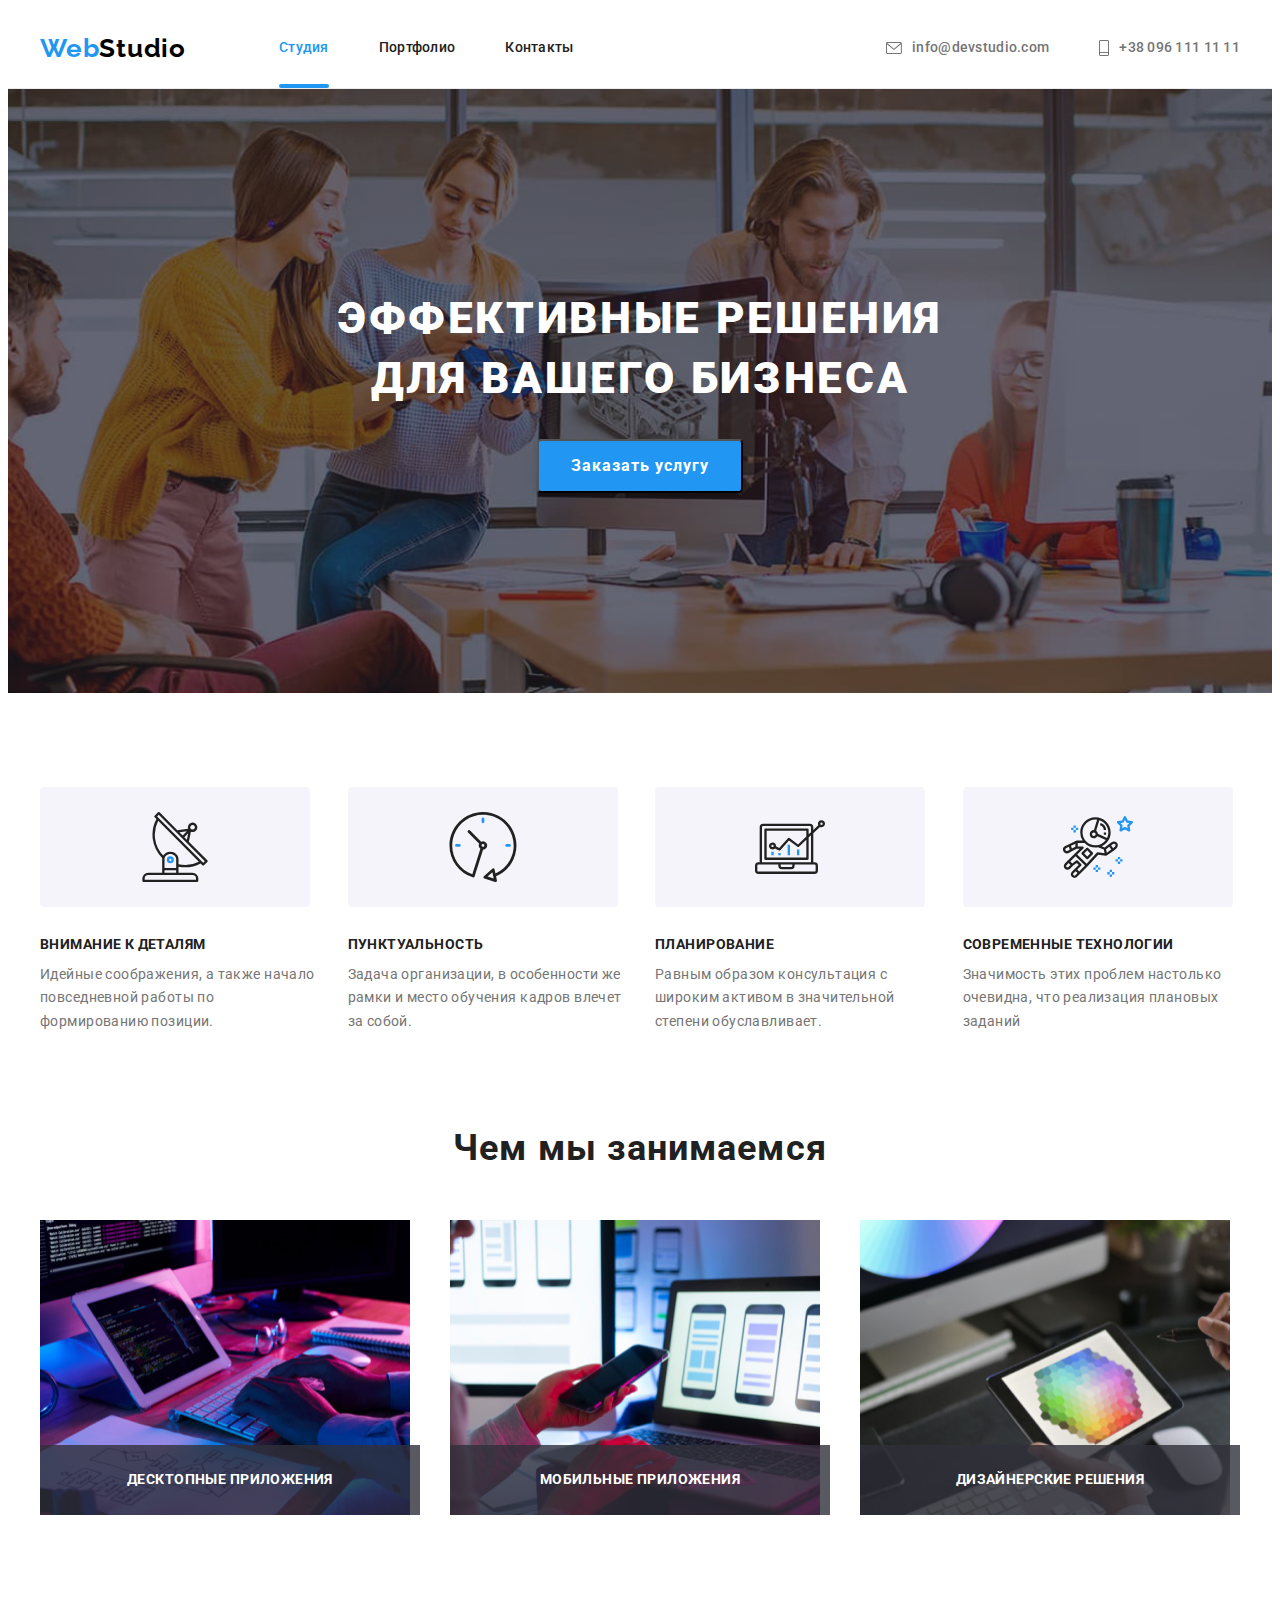
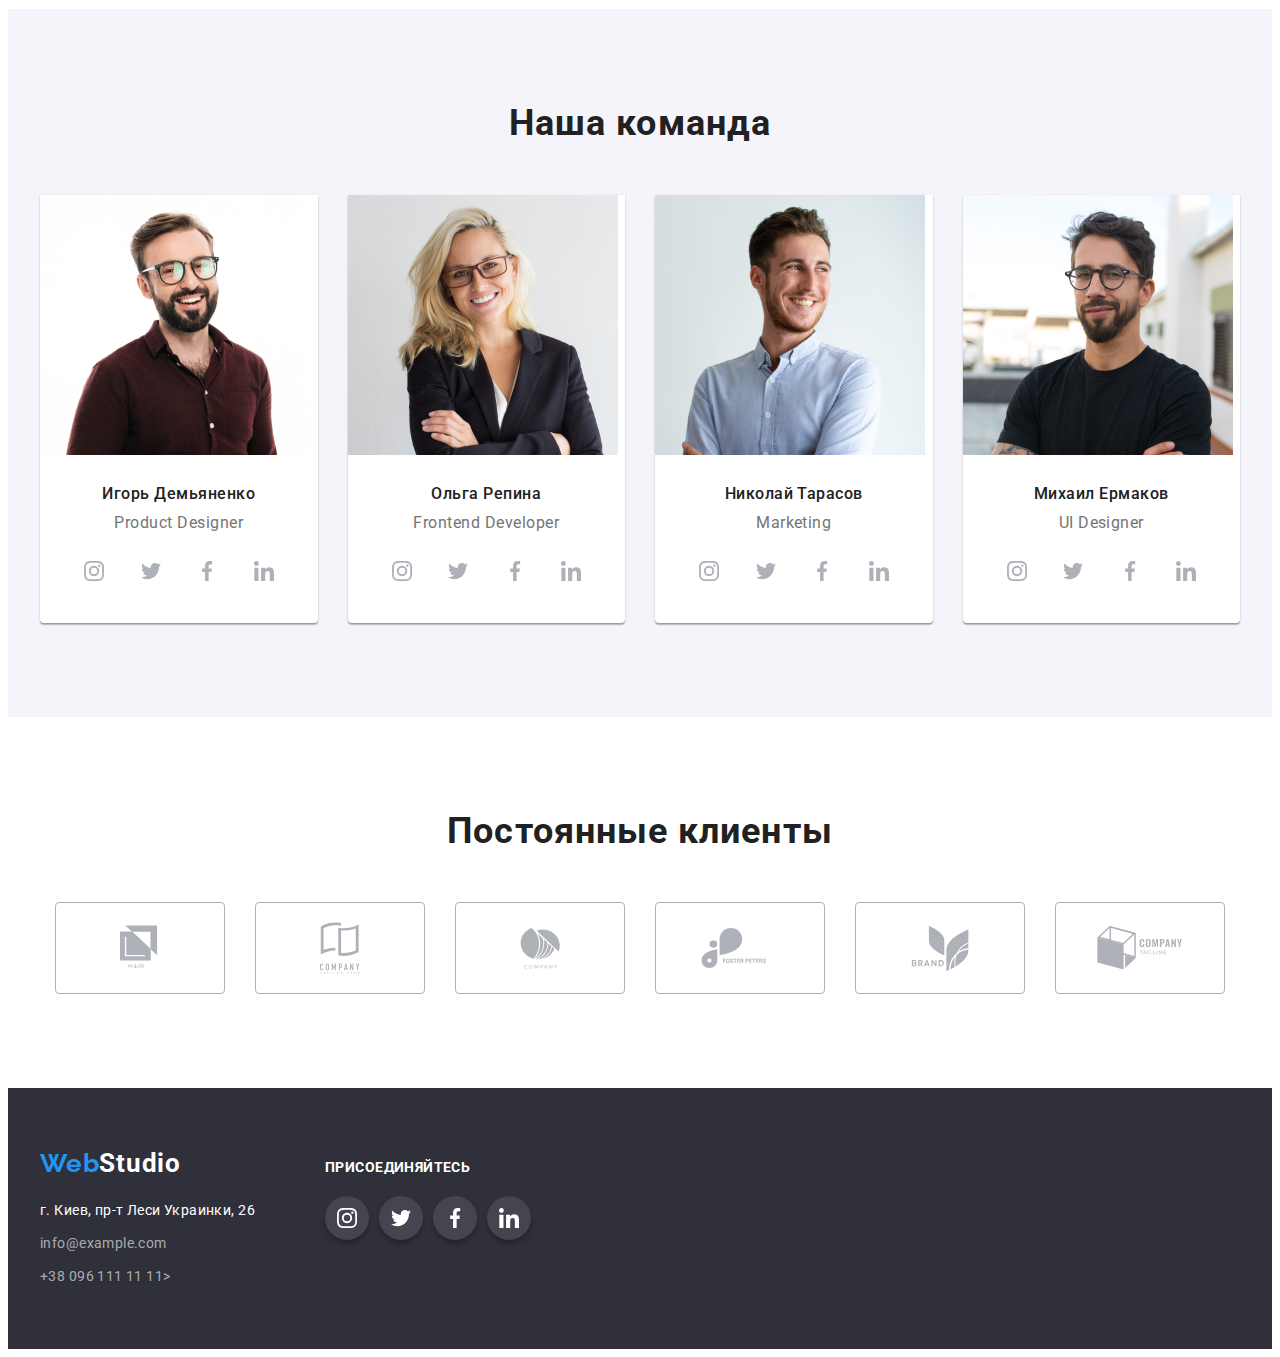
<file: index.html>
<!DOCTYPE html>
<html lang="ru">

<head>
    <meta charset="UTF-8">
    <meta http-equiv="X-UA-Compatible" content="IE=edge">
    <meta name="viewport" content="width=device-width, initial-scale=1.0">
    <title>WebStudio</title>
    <link rel="preconnect" href="https://fonts.gstatic.com">
    <link rel="stylesheet" href="https://cdnjs.cloudflare.com/ajax/libs/modern-normalize/1.1.0/modern-normalize.min.css"
        integrity="sha512-wpPYUAdjBVSE4KJnH1VR1HeZfpl1ub8YT/NKx4PuQ5NmX2tKuGu6U/JRp5y+Y8XG2tV+wKQpNHVUX03MfMFn9Q=="
        crossorigin="anonymous" referrerpolicy="no-referrer" />
    <link href="https://fonts.googleapis.com/css2?family=Raleway:wght@700&family=Roboto:wght@400;500;700;900&display=swap"
        rel="stylesheet">
    <link rel="stylesheet" href="https://cdnjs.cloudflare.com/ajax/libs/animate.css/4.1.1/animate.min.css" />
    <link rel="stylesheet" href="./css/styles.css">
   
</head>

<body>

    <!--HEADER-->
    <header class="page-header">

        <div class="container header-container">

            <nav class="navigation">
                <a class="logo" href="./index.html"> <span class="logo-span-web">Web</span>Studio</a>
            
                <ul class="menu list">
                    <li class="menu-item">
                        <a class="menu-link link current" href="./index.html">Студия</a>
                    </li>
                    <li class="menu-item">
                        <a class="menu-link link" href="./portfolio.html">Портфолио</a>
                    </li>
                    <li class="menu-item">
                        <a class="menu-link link" href="">Контакты</a>
                    </li>
                </ul>
            </nav>
         
            <ul class="contacts-list list">
                <li class="contacts-item">
                    <a class="mail-link link" 
                    href="mailto:info@devstudio.com">
                        <svg class="header-icon-mail" width="16" height="12"> 
                            <use href="./images/sprite1.svg#icon-envelope"></use>
                        </svg>
                    info@devstudio.com
                    </a>
                </li>
                <li class="contacts-item">
                     <a class="tel-link link" href="tel:+380961111111">
                        <svg class="header-icon-tell" width="10" height="16">
                            <use href="./images/sprite1.svg#icon-cell"></use>
                        </svg> 
                        +38 096 111 11 11</a>
                </li>
            </ul>
          
        </div>
        
    </header>

    <!--HERO-->

    <main>

        <section class="hero">

            <div class="hero-container container">
                <h1 class="hero-title">Эффективные решения <br> для вашего бизнеса</h1>
                <button type="button" class="btn-hero" data-modal-open>Заказать услугу</button>
            </div>
            
        </section>

        <!--ADVANTAGES-->

        <section class="advantages">
            <div class="advantages-container container">
                <h2 hidden>Преимущества</h2>
                
                <ul class="advantages-list list">
                    <li class="advantages-item">
                    
                        <div class="advantages-box-icon">
                             <svg class="advantages-icon" width="70" height="70">
                                 <use href="./images/sprite1.svg#icon-antenna"></use>
                             </svg>
                        </div>
                        
                        <p class="advantages-slogan">Внимание к деталям</p>
                        <p class="advantages-text">Идейные соображения, а также начало повседневной работы по формированию позиции.</p>
                    </li>

                    <li class="advantages-item">

                        <div class="advantages-box-icon">
                            <svg class="advantages-icon" width="70" height="70">
                                <use href="./images/sprite1.svg#icon-clock"></use>
                            </svg>
                        </div>

                        <p class="advantages-slogan">Пунктуальность</p>
                        <p class="advantages-text">Задача организации, в особенности же рамки и место обучения кадров влечет за собой.</p>
                    </li>

                    <li class="advantages-item">

                        <div class="advantages-box-icon">
                            <svg class="advantages-icon" width="70" height="70">
                                <use href="./images/sprite1.svg#icon-diagram"></use>
                            </svg>
                        </div>

                        <p class="advantages-slogan">Планирование</p>
                        <p class="advantages-text">Равным образом консультация с широким активом в значительной степени обуславливает.</p>
                    </li>

                    <li class="advantages-item">

                        <div class="advantages-box-icon">
                            <svg class="advantages-icon" width="70" height="70">
                                <use href="./images/sprite1.svg#icon-astronaut"></use>
                            </svg>
                        </div>

                        <p class="advantages-slogan">Современные технологии</p>
                        <p class="advantages-text">Значимость этих проблем настолько очевидна, что реализация плановых заданий</p>
                    </li>
                </ul>
            </div>
            
        </section>

        <!--ABOUT-->
        <section class="about section" >
           <div class="about-container container">
                <h2 class="about-title">Чем мы занимаемся</h2>
                <ul class="about-list list">
                    <li class="about-item">
                        <img src="./images/about/box_1.jpg" alt="разработчик пишет код на компьютере" width="370" height="295">
                        <div class="about-subtitle">
                            <p class="about-subtitle-text"> Десктопные приложения</p>
                        </div>    
                    </li>
                    <li class="about-item">
                        <img src="./images/about/box_2.jpg" alt="разработчик делает мобильное приложение" width="370" height="295">
                        <div class="about-subtitle">
                            <p class="about-subtitle-text"> Мобильные приложения</p>
                        </div>
                    </li>
                    <li class="about-item">
                        <img src="./images/about/box_3.jpg" alt="цветная палитра на планшете" width="370" height="295">
                        <div class="about-subtitle">
                            <p class="about-subtitle-text"> Дизайнерские решения</p>
                        </div>
                    </li>
                </ul>
           </div>
        </section>

        <!--TEAM-->
        <section class="team section">

           <div class="team-container container">

                <h2 class="team-title">Наша команда</h2>

                <ul class="team-list list">

                    <li class="team-item">
                        <img src="./images/team/igor_pd.jpg" alt="Игорь Демьяненко" width="270" height="260" />
                       
                        <div class="team-box">
                            <h3 class="team-lead">Игорь Демьяненко</h3>
                            <p class="team-expert" lang="en">Product Designer</p>
                            
                            <ul class="social-list list">

                                <li class="social-list-item">
                                    <a class="social-list-link" href="">
                                        <svg class="social-list-icon" width="20" height="20">
                                            <use href="./images/sprite1.svg#icon-instagram"></use>
                                        </svg>
                                    </a>
                                </li>

                                <li class="social-list-item">
                                    <a class="social-list-link" href="">
                                        <svg class="social-list-icon" width="20" height="20">
                                            <use href="./images/sprite1.svg#icon-twitter"></use>
                                        </svg>
                                    </a>
                                </li>

                                <li class="social-list-item">
                                    <a class="social-list-link" href="">
                                        <svg class="social-list-icon" width="20" height="20">
                                            <use href="./images/sprite1.svg#icon-facebook"></use>
                                        </svg>
                                    </a>
                                </li>

                                <li class="social-list-item">
                                    <a class="social-list-link" href="">
                                        <svg class="social-list-icon" width="20" height="20">
                                            <use href="./images/sprite1.svg#icon-linkedin"></use>
                                        </svg>
                                    </a>
                                </li>
                            </ul>
                       </div>
                    </li>

                    <li class="team-item">
                        <img src="./images/team/olga_fd.jpg" alt="Ольга Репина" width="270" height="260" />
                        
                        <div class="team-box">
                            <h3 class="team-lead">Ольга Репина</h3>
                            <p class="team-expert" lang="en">Frontend Developer</p>
                            
                            <ul class="social-list list">

                                <li class="social-list-item">
                                    <a class="social-list-link" href="">
                                        <svg class="social-list-icon" width="20" height="20">
                                            <use href="./images/sprite1.svg#icon-instagram"></use>
                                        </svg>
                                    </a>
                                </li>

                                <li class="social-list-item">
                                    <a class="social-list-link" href="">
                                        <svg class="social-list-icon" width="20" height="20">
                                            <use href="./images/sprite1.svg#icon-twitter"></use>
                                        </svg>
                                    </a>
                                </li>

                                <li class="social-list-item">
                                    <a class="social-list-link" href="">
                                        <svg class="social-list-icon" width="20" height="20">
                                            <use href="./images/sprite1.svg#icon-facebook"></use>
                                        </svg>
                                    </a>
                                </li>

                                <li class="social-list-item">
                                    <a class="social-list-link" href="">
                                        <svg class="social-list-icon" width="20" height="20">
                                            <use href="./images/sprite1.svg#icon-linkedin"></use>
                                        </svg>
                                    </a>
                                </li>
                            </ul>
                        </div>
                    </li>

                    <li class="team-item">
                        <img src="./images/team/nikolay_m.jpg" alt="Николай Тарасов" width="270" height="260" />
                        
                        <div class="team-box">
                            <h3 class="team-lead">Николай Тарасов</h3>
                            <p class="team-expert" lang="en">Marketing</p>
                            
                            <ul class="social-list list">
                                
                                <li class="social-list-item">
                                    <a class="social-list-link" href="">
                                        <svg class="social-list-icon" width="20" height="20">
                                            <use href="./images/sprite1.svg#icon-instagram"></use>
                                        </svg>
                                    </a>
                                </li>

                                <li class="social-list-item">
                                    <a class="social-list-link" href="">
                                        <svg class="social-list-icon" width="20" height="20">
                                            <use href="./images/sprite1.svg#icon-twitter"></use>
                                        </svg>
                                    </a>
                                </li>

                                <li class="social-list-item">
                                    <a class="social-list-link" href="">
                                        <svg class="social-list-icon" width="20" height="20">
                                            <use href="./images/sprite1.svg#icon-facebook"></use>
                                        </svg>
                                    </a>
                                </li>

                                <li class="social-list-item">
                                    <a class="social-list-link" href="">
                                        <svg class="social-list-icon" width="20" height="20">
                                            <use href="./images/sprite1.svg#icon-linkedin"></use>
                                        </svg>
                                    </a>
                                </li>
                            </ul>
                        </div>
                    </li>

                    <li class="team-item">
                        <img src="./images/team/michael_ui.jpg" alt="Михаил Ермаков" width="270" height="260" />
                        
                        <div class="team-box">
                            <h3 class="team-lead">Михаил Ермаков</h3>
                            <p class="team-expert" lang="en">UI Designer</p>
                            
                            <ul class="social-list list">

                                <li class="social-list-item">
                                    <a class="social-list-link" href="">
                                        <svg class="social-list-icon" width="20" height="20">
                                            <use href="./images/sprite1.svg#icon-instagram"></use>
                                        </svg>
                                    </a>
                                </li>

                                <li class="social-list-item">
                                    <a class="social-list-link" href="">
                                        <svg class="social-list-icon" width="20" height="20">
                                            <use href="./images/sprite1.svg#icon-twitter"></use>
                                        </svg>
                                    </a>
                                </li>

                                <li class="social-list-item">
                                    <a class="social-list-link" href="">
                                        <svg class="social-list-icon" width="20" height="20">
                                            <use href="./images/sprite1.svg#icon-facebook"></use>
                                        </svg>
                                    </a>
                                </li>

                                <li class="social-list-item">
                                    <a class="social-list-link" href="">
                                        <svg class="social-list-icon" width="20" height="20">
                                            <use href="./images/sprite1.svg#icon-linkedin"></use>
                                        </svg>
                                    </a>
                                </li>
                            </ul>
                        </div>
                    </li>
                </ul>
           </div>
        </section>

        <!--CLIENTS-->

        <section class="clients section">

            <div class="clients-container container">
                <h2 class="clients-title">Постоянные клиенты</h2>

                <ul class="clients-list list">

                    <li class="clients-item">
                        <a class="clients-link" href="">
                             <svg class="clients-icon" width="41" htight="47">
                                 <use href="./images/sprite1.svg#icon-logo-one">
                                 </use>
                            </svg>
                        </a>
                    </li>

                    <li class="clients-item">
                        <a class="clients-link" href="">
                            <svg class="clients-icon" width="40" height="52">
                                <use href=" ./images/sprite1.svg#icon-logo-two">
                                </use>
                            </svg>
                        </a>
                    </li>

                    <li class="clients-item">
                        <a class="clients-link" href="">
                            <svg class="clients-icon" width="43" height="41">
                                <use href=" ./images/sprite1.svg#icon-logo-three">
                                </use>
                            </svg>
                        </a>
                    </li>

                    <li class="clients-item">
                        <a class="clients-link" href="">
                            <svg class="clients-icon" width="84" height="41">
                                <use href=" ./images/sprite1.svg#icon-logo-four">
                                </use>
                            </svg>
                        </a>
                    </li>

                    <li class="clients-item">
                        <a class="clients-link" href="">
                            <svg class="clients-icon" width="62" height="45">
                                <use href=" ./images/sprite1.svg#icon-logo-five">
                                </use>
                            </svg>
                        </a>
                    </li>

                    <li class="clients-item">
                        <a class="clients-link" href="">
                            <svg class="clients-icon" width="94" height="44">
                                <use href=" ./images/sprite1.svg#icon-logo-six">
                                </use>
                            </svg>
                        </a>
                    </li>
                </ul>
            </div>

        </section>

    </main>

    <!--FOOTER-->
    <footer class="footer">

        <div class="footer-container container">

            <div class="footer-contacts">
                <a class="logo-footer" href="./index.html"> <span class="logo-span-web">Web</span>Studio</a>
            
                <address class="main-contacts">

                    <ul class="main-contacts-list list">
                        <li class="main-contacts-item">
                            <a class="main-contacts-address link" href="https://goo.gl/maps/KySXoCqitBk37qCa6">г. Киев, пр-т Леси
                                Украинки, 26</a>
                        </li>

                        <li class="main-contacts-item">
                            <a class="main-contacts-mail link" href="mailto:info@example.com">info@example.com</a>
                        </li>

                        <li class="main-contacts-item">
                            <a class="main-contacts-tel link" href="tel:+380961111111">+38 096 111 11 11></a>
                        </li>
                    </ul>
                </address>
            </div>
            
            <div class="footer-social">
                <h3 class="footer-social-title">Присоединяйтесь</h3>
            
                <ul class="footer-social-list list">

                    <li class="footer-social-list-item">
                        <a class="footer-social-list-link" href="">
                            <svg class="footer-social-list-icon" width="20" height="20">
                                <use href="./images/sprite1.svg#icon-instagram"></use>
                            </svg>
                        </a>
                    </li>

                    <li class="footer-social-list-item">
                        <a class="footer-social-list-link" href="">
                            <svg class="footer-social-list-icon" width="20" height="20">
                                <use href="./images/sprite1.svg#icon-twitter"></use>
                            </svg>
                        </a>
                    </li>

                    <li class="footer-social-list-item">
                        <a class="footer-social-list-link" href="">
                            <svg class="footer-social-list-icon" width="20" height="20">
                                <use href="./images/sprite1.svg#icon-facebook"></use>
                            </svg>
                        </a>
                    </li>
                    
                    <li class="footer-social-list-item">
                        <a class="footer-social-list-link" href="">
                            <svg class="footer-social-list-icon" width="20" height="20">
                                <use href="./images/sprite1.svg#icon-linkedin"></use>
                            </svg>
                        </a>
                    </li>
                </ul>
            
            </div>
        </div>
    </footer>

    <div class="backdrop is-hidden" data-modal>
        <div class="modal">
            <button type="button" class="modal-close-btn" data-modal-close>
                <svg class="close-btn-icon" width="18" height="18">
                    <use href="./images/sprite1.svg#icon-close-btn"></use>
                </svg>
            </button>
            

        </div>
    </div>
    
    <script src="./js/modal.js"></script>

</body>

</html>
</file>
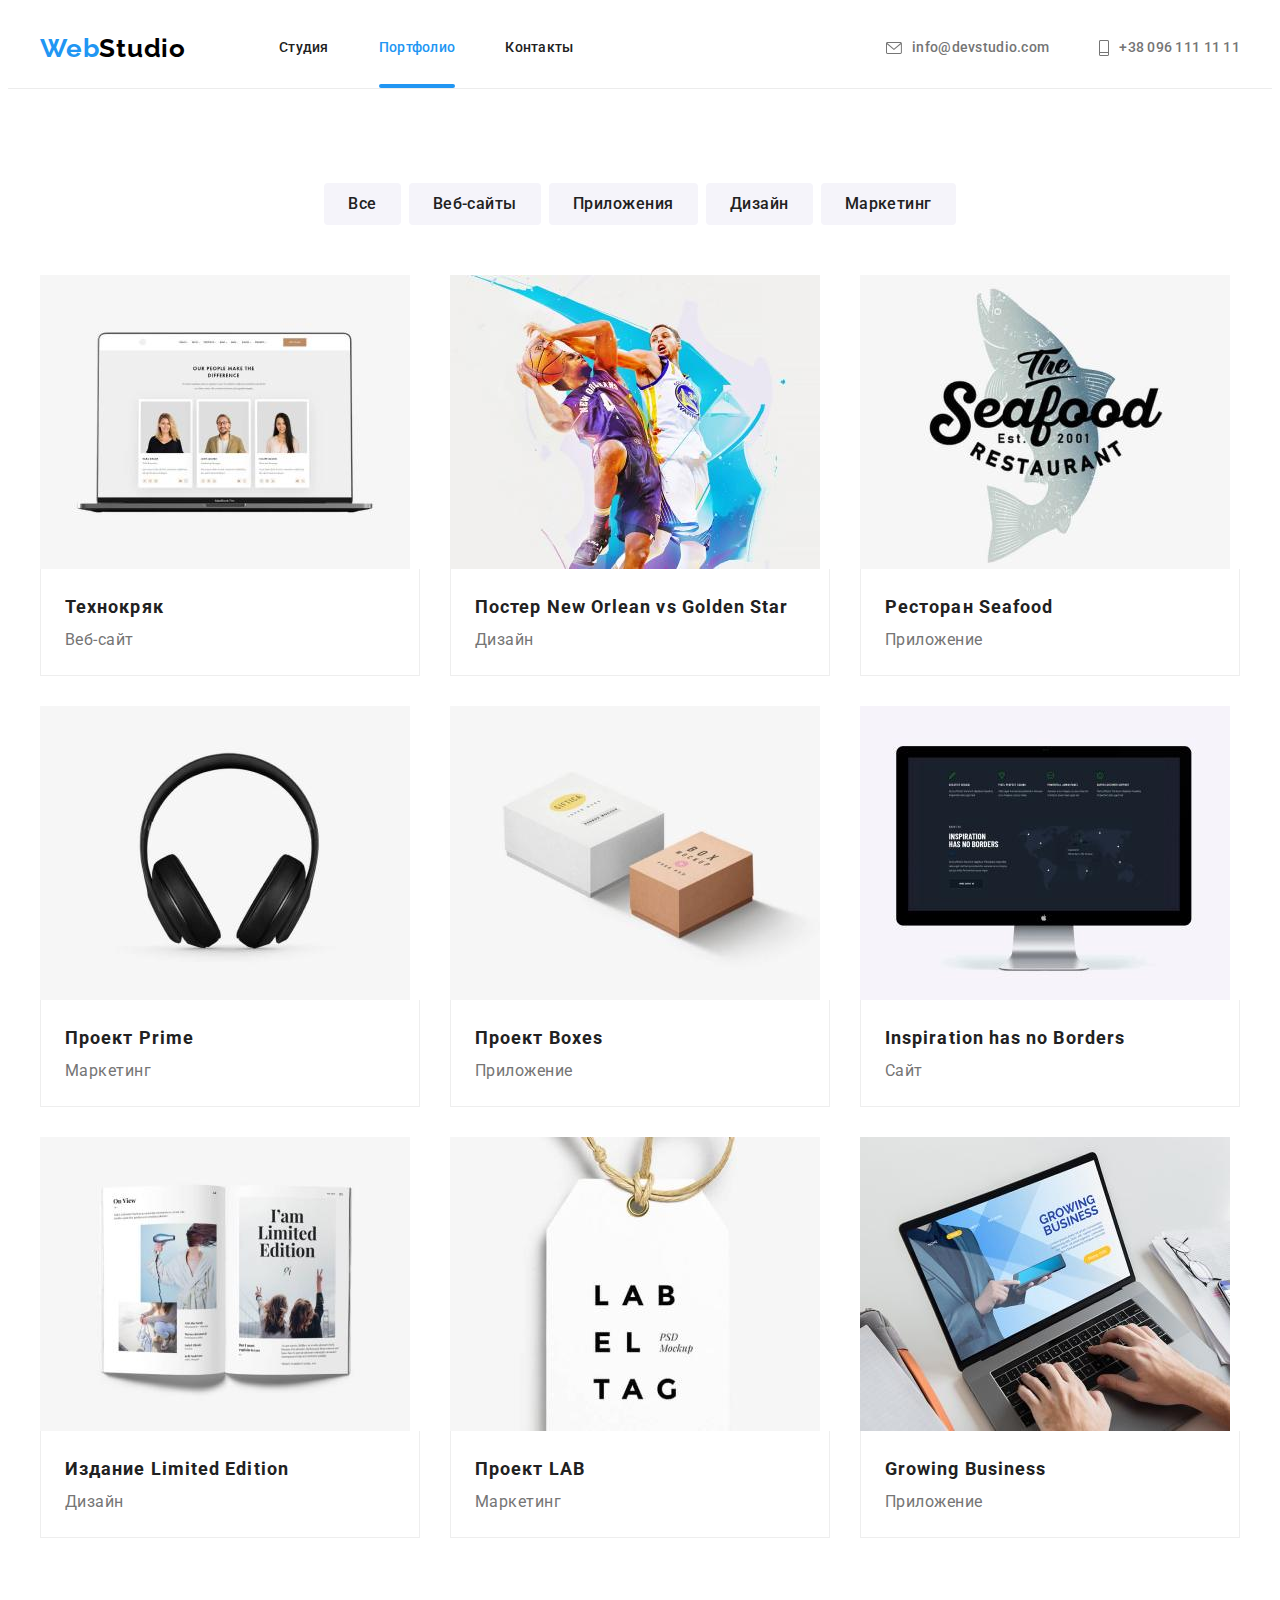
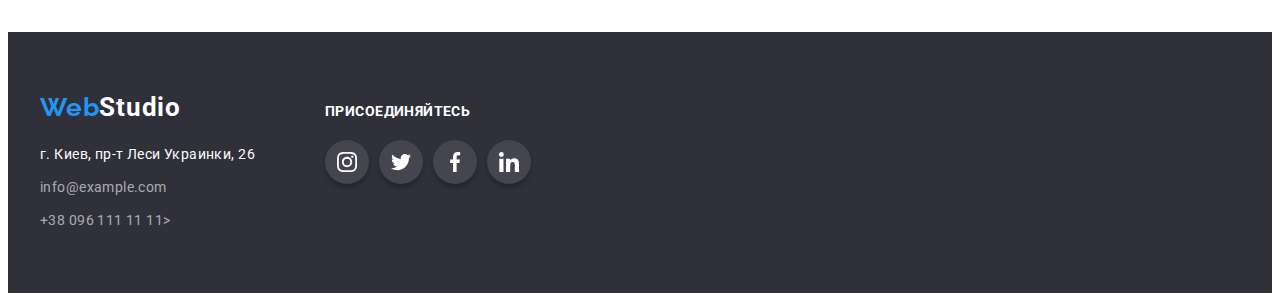
<file: portfolio.html>
<!DOCTYPE html>
<html lang="ru">

<head>
    <meta charset="UTF-8">
    <meta http-equiv="X-UA-Compatible" content="IE=edge">
    <meta name="viewport" content="width=device-width, initial-scale=1.0">
    <title>WebStudio</title>
    <link rel="stylesheet" href="https://cdnjs.cloudflare.com/ajax/libs/modern-normalize/1.1.0/modern-normalize.min.css"
        integrity="sha512-wpPYUAdjBVSE4KJnH1VR1HeZfpl1ub8YT/NKx4PuQ5NmX2tKuGu6U/JRp5y+Y8XG2tV+wKQpNHVUX03MfMFn9Q=="
        crossorigin="anonymous" referrerpolicy="no-referrer"/>
    <link rel="stylesheet" href="./css/styles.css">
    <link href="https://fonts.googleapis.com/css2?family=Raleway:wght@700&family=Roboto:wght@400;500;700;900&display=swap"
        rel="stylesheet">
</head>

<body>

    <!--HEADER-->

    <header class="page-header">

        <div class="container header-container">

            <nav class="navigation">
                <a class="logo" href="./index.html"> <span class="logo-span-web">Web</span>Studio</a>
    
                <ul class="menu list">
                    <li class="menu-item">
                        <a class="menu-link link" href="./index.html">Студия</a>
                    </li>
                    <li class="menu-item">
                        <a class="menu-link link current" href="./portfolio.html">Портфолио</a>
                    </li>
                    <li class="menu-item">
                        <a class="menu-link link" href="">Контакты</a>
                    </li>
                </ul>
            </nav>

            <ul class="contacts-list list">
                <li class="contacts-item">
                    <a class="mail-link link" href="mailto:info@devstudio.com">
                        <svg class="header-icon-mail" width="16" height="12">
                            <use href="./images/sprite1.svg#icon-envelope"></use>
                        </svg>
                        info@devstudio.com
                    </a>
                </li>
                <li class="contacts-item">
                    <a class="tel-link link" href="tel:+380961111111">
                        <svg class="header-icon-tell" width="10" height="16">
                            <use href="./images/sprite1.svg#icon-cell"></use>
                        </svg>
                        +38 096 111 11 11</a>
                </li>
            </ul>
            
        </div>

    </header>

    <!--portfolio projects-->

    <main>

        <section class="portfolio section">

            <div class="portfolio-container container">

                <ul class="btn-portfolio-list list">
                    <li class="btn-portfolio-item">
                        <button class="btn-portfolio" type="button">Все</button>
                    </li>
                    <li class="btn-portfolio-item">
                        <button class="btn-portfolio" type="button">Веб-сайты</button>
                    </li>
                    <li class="btn-portfolio-item">
                        <button class="btn-portfolio" type="button">Приложения</button>
                    </li>
                    <li class="btn-portfolio-item">
                        <button class="btn-portfolio" type="button">Дизайн</button>
                    </li>
                    <li class="btn-portfolio-item">
                        <button class="btn-portfolio" type="button">Маркетинг</button>
                    </li>
                </ul>
                
                <ul class="portfolio-link-list list">

                    <li class="portfolio-link-item">
                        <a class="portfolio-card-link link" href="">
                            <div class="portfolio-card-img">
                                <img src="./images/portfolio/project_technokryak.jpg" alt="макет веб-сайта на экране ноутбука" width="370" height="294">
                                <p class="overlay">Технокряк это современная площадка распространения коронавируса. Компании используют эту платформу
                                для цифрового
                                шпионажа и атак на защищённые сервера конкурентов. </p>
                            </div>                              

                            <div class="portfolio-link-box">
                                <h3 class="portfolio-link-list-title">Технокряк</h3>
                                <p class="portfolio-link-list-category">Веб-сайт</p>
                            </div>

                        </a>
                    </li>

                    <li class="portfolio-link-item">
                        <a class="portfolio-card-link link" href="">
                            <div class="portfolio-card-img">
                                <img src="./images/portfolio/project_poster.jpg" alt="постер баскетбольного матча" width="370" height="294">
                                <p class="overlay"></p>
                            </div>

                            <div class="portfolio-link-box">
                                <h3 class="portfolio-link-list-title">Постер <span lang="en">New Orlean vs Golden Star</span> </h3>
                                <p class="portfolio-link-list-category">Дизайн</p>
                            </div>

                        </a>
                    </li>

                    <li class="portfolio-link-item">
                        <a class="portfolio-card-link link" href="">
                            <div class="portfolio-card-img">
                                <img src="./images/portfolio/project_sea_food.jpg" alt="логотип ресторана" width="370" height="294">
                                <p class="overlay"></p>
                            </div>
                            
                            <div class="portfolio-link-box">
                                <h3 class="portfolio-link-list-title">Ресторан <span lang="en">Seafood</span> </h3>
                                <p class="portfolio-link-list-category">Приложение</p>
                            </div>

                        </a>
                    </li>

                    <li class="portfolio-link-item">
                        <a class="portfolio-card-link link" href="">
                            <div class="portfolio-card-img">
                                <img src="./images/portfolio/project_prime.jpg" alt="наушники" width="370" height="294">
                                <p class="overlay"></p>
                            </div>
                            
                            <div class="portfolio-link-box">
                                <h3 class="portfolio-link-list-title">Проект <span lang="en">Prime</span> </h3>
                                <p class="portfolio-link-list-category">Маркетинг</p>
                            </div>

                        </a>
                    </li>

                    <li class="portfolio-link-item">
                        <a class="portfolio-card-link link" href="">
                            <div class="portfolio-card-img">
                                <img src="./images/portfolio/project_box.jpg" alt="коробки" width="370" height="294">
                                <p class="overlay"></p>
                            </div>
                            
                            <div class="portfolio-link-box">
                                <h3 class="portfolio-link-list-title">Проект Boxes</h3>
                                <p class="portfolio-link-list-category">Приложение</p>
                            </div>

                        </a>
                    </li>

                    <li class="portfolio-link-item">
                        <a class="portfolio-card-link link" href="">
                            <div class="portfolio-card-img">
                                <img src="./images/portfolio/inspiration_borders.jpg" alt="макет веб-сайта на мониторе" width="370" height="294">
                                <p class="overlay"></p>
                            </div>
                            
                            <div class="portfolio-link-box">
                                <h3 lang="en" class="portfolio-link-list-title">Inspiration has no Borders</h3>
                                <p class="portfolio-link-list-category">Cайт</p>
                            </div>

                        </a>
                    </li>

                    <li class="portfolio-link-item">
                        <a class="portfolio-card-link link" href="">
                            <div class="portfolio-card-img">
                                <img src="./images/portfolio/limited_edition.jpg" alt="издание журнала" width="370" height="294">
                                <p class="overlay"></p>
                            </div>
                            
                            <div class="portfolio-link-box">
                                <h3 class="portfolio-link-list-title">Издание <span lang="en">Limited Edition</span> </h3>
                                <p class="portfolio-link-list-category">Дизайн</p>
                            </div>

                        </a>
                    </li>

                    <li class="portfolio-link-item">
                        <a class="portfolio-card-link link" href="">
                            <div class="portfolio-card-img">
                                <img src="./images/portfolio/project_lab.jpg" alt="эмблема проекта" width="370" height="294">
                                <p class="overlay"></p>
                            </div>
                            
                            <div class="portfolio-link-box">
                                <h3 class="portfolio-link-list-title">Проект <span lang="en">LAB</span> </h3>
                                <p class="portfolio-link-list-category"> Маркетинг</p>
                            </div>

                        </a>
                    </li>

                    <li class="portfolio-link-item">
                        <a class="portfolio-card-link link" href="">
                            <div class="portfolio-card-img">
                                <img src="./images/portfolio/growing.jpg" alt="работа приложения на ноутбуке" width="370" height="294">
                                <p class="overlay"></p>
                            </div>
                            
                            <div class="portfolio-link-box">
                                <h3 lang="en" class="portfolio-link-list-title">Growing Business</h3>
                                <p class="portfolio-link-list-category">Приложение</p>
                            </div>

                        </a>
                    </li>
                </ul>

            </div>

        </section>

    </main>

<!--FOOTER-->
<footer class="footer">
    <div class="footer-container container">
        <div class="footer-contacts">
            <a class="logo-footer" href="./index.html"> <span class="logo-span-web">Web</span>Studio</a>

            <address class="main-contacts">
                <ul class="main-contacts-list list">
                    <li class="main-contacts-item">
                        <a class="main-contacts-address link" href="https://goo.gl/maps/KySXoCqitBk37qCa6">г. Киев, пр-т Леси Украинки, 26
                        </a>
                    </li>
                    <li class="main-contacts-item">
                        <a class="main-contacts-mail link" href="mailto:info@example.com">info@example.com</a>
                    </li>
                    <li class="main-contacts-item">
                        <a class="main-contacts-tel link" href="tel:+380961111111">+38 096 111 11 11></a>
                    </li>
                </ul>

            </address>
        </div>

        <div class="footer-social">
            <h3 class="footer-social-title">Присоединяйтесь</h3>

            <ul class="footer-social-list list">
                <li class="footer-social-list-item">
                    <a class="footer-social-list-link" href="">
                        <svg class="footer-social-list-icon" width="20" height="20">
                            <use href="./images/sprite1.svg#icon-instagram"></use>
                        </svg>
                    </a>
                </li>
                <li class="footer-social-list-item">
                    <a class="footer-social-list-link" href="">
                        <svg class="footer-social-list-icon" width="20" height="20">
                            <use href="./images/sprite1.svg#icon-twitter"></use>
                        </svg>
                    </a>
                </li>
                <li class="footer-social-list-item">
                    <a class="footer-social-list-link" href="">
                        <svg class="footer-social-list-icon" width="20" height="20">
                            <use href="./images/sprite1.svg#icon-facebook"></use>
                        </svg>
                    </a>
                </li>
                <li class="footer-social-list-item">
                    <a class="footer-social-list-link" href="">
                        <svg class="footer-social-list-icon" width="20" height="20">
                            <use href="./images/sprite1.svg#icon-linkedin"></use>
                        </svg>
                    </a>
                </li>
            </ul>

        </div>
    </div>
</footer>

</body>

</html>
</file>
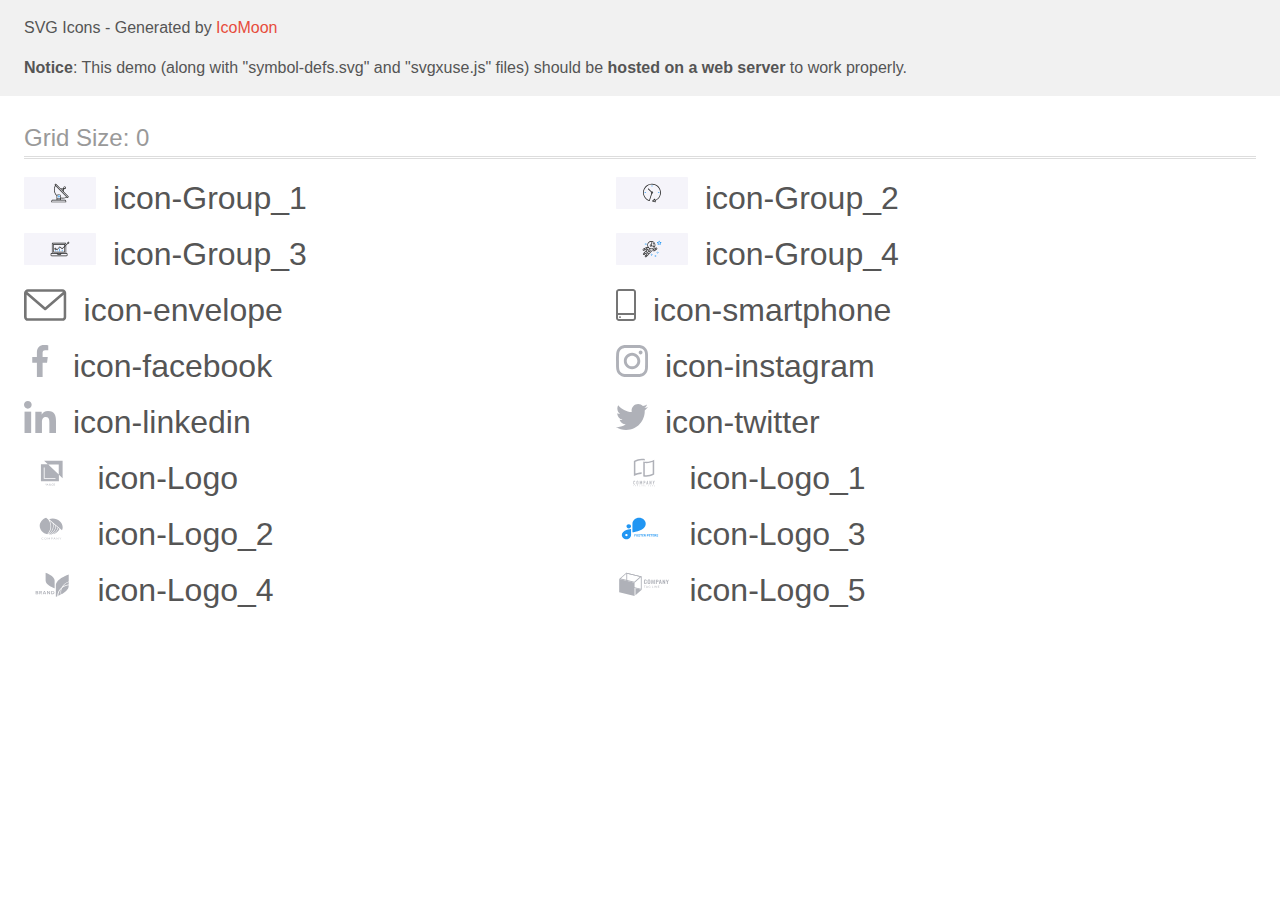
<file: images/icon/icomoon/demo-external-svg.html>
<!doctype html>
<html>
<head>
    <title>IcoMoon - SVG Icons</title>
    <meta charset="utf-8">
    <meta name="viewport" content="width=device-width, initial-scale=1">
    <link rel="stylesheet" href="demo-files/demo.css">
    <link rel="stylesheet" href="style.css">
</head>
<body>
<header class="bgc1 clearfix">
<div class="mhl">
    <p>SVG Icons - Generated by <a href="https://icomoon.io/app">IcoMoon</a></p><p><strong>Notice</strong>: This demo (along with "symbol-defs.svg" and "svgxuse.js" files) should be <b>hosted on a web server</b> to work properly.</p>
</div>
</header>
    <div class="clearfix mhl ptl">
        <h1 class="mvm mtn fgc1">Grid Size: 0</h1>
        <div class="glyph fs1">
            <div class="clearfix pbs">
                <svg class="icon icon-Group_1"><use xlink:href="symbol-defs.svg#icon-Group_1"></use></svg><span class="name"> icon-Group_1</span>
            </div>
        </div>
        <div class="glyph fs1">
            <div class="clearfix pbs">
                <svg class="icon icon-Group_2"><use xlink:href="symbol-defs.svg#icon-Group_2"></use></svg><span class="name"> icon-Group_2</span>
            </div>
        </div>
        <div class="glyph fs1">
            <div class="clearfix pbs">
                <svg class="icon icon-Group_3"><use xlink:href="symbol-defs.svg#icon-Group_3"></use></svg><span class="name"> icon-Group_3</span>
            </div>
        </div>
        <div class="glyph fs1">
            <div class="clearfix pbs">
                <svg class="icon icon-Group_4"><use xlink:href="symbol-defs.svg#icon-Group_4"></use></svg><span class="name"> icon-Group_4</span>
            </div>
        </div>
        <div class="glyph fs1">
            <div class="clearfix pbs">
                <svg class="icon icon-envelope"><use xlink:href="symbol-defs.svg#icon-envelope"></use></svg><span class="name"> icon-envelope</span>
            </div>
        </div>
        <div class="glyph fs1">
            <div class="clearfix pbs">
                <svg class="icon icon-smartphone"><use xlink:href="symbol-defs.svg#icon-smartphone"></use></svg><span class="name"> icon-smartphone</span>
            </div>
        </div>
        <div class="glyph fs1">
            <div class="clearfix pbs">
                <svg class="icon icon-facebook"><use xlink:href="symbol-defs.svg#icon-facebook"></use></svg><span class="name"> icon-facebook</span>
            </div>
        </div>
        <div class="glyph fs1">
            <div class="clearfix pbs">
                <svg class="icon icon-instagram"><use xlink:href="symbol-defs.svg#icon-instagram"></use></svg><span class="name"> icon-instagram</span>
            </div>
        </div>
        <div class="glyph fs1">
            <div class="clearfix pbs">
                <svg class="icon icon-linkedin"><use xlink:href="symbol-defs.svg#icon-linkedin"></use></svg><span class="name"> icon-linkedin</span>
            </div>
        </div>
        <div class="glyph fs1">
            <div class="clearfix pbs">
                <svg class="icon icon-twitter"><use xlink:href="symbol-defs.svg#icon-twitter"></use></svg><span class="name"> icon-twitter</span>
            </div>
        </div>
        <div class="glyph fs1">
            <div class="clearfix pbs">
                <svg class="icon icon-Logo"><use xlink:href="symbol-defs.svg#icon-Logo"></use></svg><span class="name"> icon-Logo</span>
            </div>
        </div>
        <div class="glyph fs1">
            <div class="clearfix pbs">
                <svg class="icon icon-Logo_1"><use xlink:href="symbol-defs.svg#icon-Logo_1"></use></svg><span class="name"> icon-Logo_1</span>
            </div>
        </div>
        <div class="glyph fs1">
            <div class="clearfix pbs">
                <svg class="icon icon-Logo_2"><use xlink:href="symbol-defs.svg#icon-Logo_2"></use></svg><span class="name"> icon-Logo_2</span>
            </div>
        </div>
        <div class="glyph fs1">
            <div class="clearfix pbs">
                <svg class="icon icon-Logo_3"><use xlink:href="symbol-defs.svg#icon-Logo_3"></use></svg><span class="name"> icon-Logo_3</span>
            </div>
        </div>
        <div class="glyph fs1">
            <div class="clearfix pbs">
                <svg class="icon icon-Logo_4"><use xlink:href="symbol-defs.svg#icon-Logo_4"></use></svg><span class="name"> icon-Logo_4</span>
            </div>
        </div>
        <div class="glyph fs1">
            <div class="clearfix pbs">
                <svg class="icon icon-Logo_5"><use xlink:href="symbol-defs.svg#icon-Logo_5"></use></svg><span class="name"> icon-Logo_5</span>
            </div>
        </div>
  </div>
<script defer src="svgxuse.js"></script>
</body>
</html>
</file>
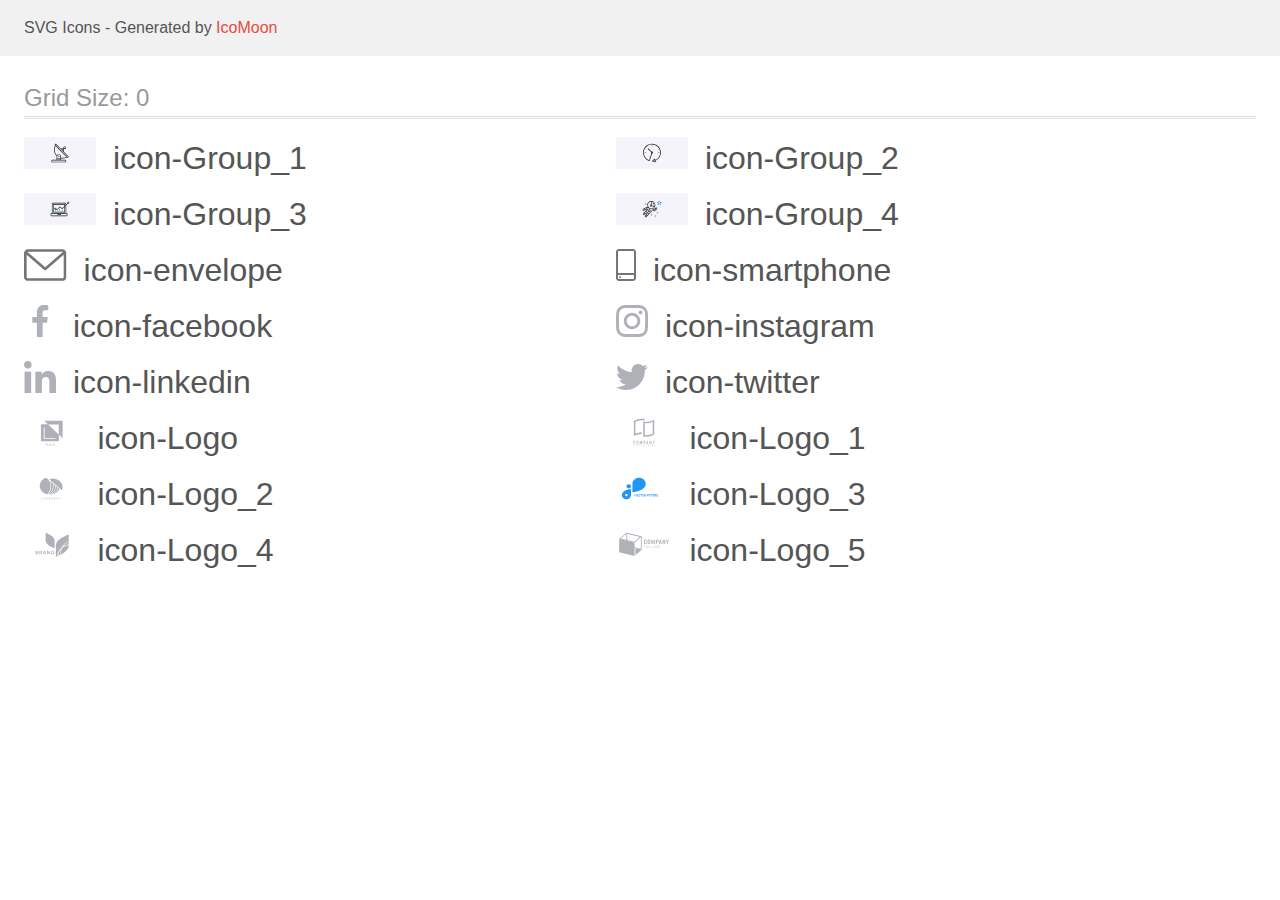
<file: images/icon/icomoon/demo.html>
<!doctype html>
<html>
<head>
    <title>IcoMoon - SVG Icons</title>
    <meta charset="utf-8">
    <meta name="viewport" content="width=device-width, initial-scale=1">
    <link rel="stylesheet" href="demo-files/demo.css">
    <link rel="stylesheet" href="style.css">
</head>
<body>
<svg aria-hidden="true" style="position: absolute; width: 0; height: 0; overflow: hidden;" version="1.1" xmlns="http://www.w3.org/2000/svg" xmlns:xlink="http://www.w3.org/1999/xlink">
<defs>
<symbol id="icon-Group_1" viewBox="0 0 72 32">
<path fill="#f5f4fa" style="fill: var(--color1, #f5f4fa)" d="M1.067 0h69.867c0.589 0 1.067 0.478 1.067 1.067v29.867c0 0.589-0.478 1.067-1.067 1.067h-69.867c-0.589 0-1.067-0.478-1.067-1.067v-29.867c0-0.589 0.478-1.067 1.067-1.067z"></path>
<path fill="#212121" style="fill: var(--color2, #212121)" d="M44.618 19.557l-4.925-4.961 0.547-2.692c0.141 0.055 0.291 0.084 0.442 0.085h0.004c0.695 0.008 1.266-0.549 1.274-1.244s-0.549-1.266-1.245-1.274c-0.695-0.008-1.266 0.549-1.274 1.244-0.002 0.149 0.023 0.297 0.073 0.437l-2.893 0.353-4.719-4.744c-0.058-0.059-0.137-0.093-0.22-0.093-0.082 0-0.16 0.033-0.218 0.091l-0.882 0.877c-0.122 0.122-0.122 0.318 0 0.44l0.475 0.482c-1.839 3.382-1.242 7.57 1.47 10.303 0.025 0.024 0.054 0.043 0.085 0.057-0.020 0.105-0.030 0.212-0.030 0.319v3.609h-3.733c-0.859 0.001-1.555 0.697-1.556 1.556v0.622c0 0.172 0.139 0.311 0.311 0.311h14.311c0.172 0 0.311-0.139 0.311-0.311v-0.622c-0.001-0.859-0.697-1.555-1.555-1.556h-3.733v-1.599c0.585 0.123 1.181 0.185 1.778 0.187 1.434-0.002 2.845-0.359 4.107-1.040l0.477 0.48c0.058 0.059 0.137 0.093 0.22 0.093 0.082-0 0.16-0.033 0.218-0.091l0.882-0.877c0.122-0.122 0.122-0.318 0-0.44zM40.247 10.303c0.243-0.242 0.638-0.241 0.88 0.002s0.241 0.638-0.002 0.88c-0.117 0.116-0.274 0.181-0.439 0.181h-0.002c-0.343-0.002-0.621-0.282-0.619-0.625 0.001-0.165 0.067-0.322 0.183-0.438h-0.001zM39.514 12.347l-0.349 1.718-0.686-0.69 1.035-1.029zM39.161 11.821l-1.12 1.113-0.866-0.871 1.986-0.242zM40.669 23.467c0.515 0 0.933 0.418 0.933 0.933v0.311h-13.689v-0.311c0-0.515 0.418-0.933 0.933-0.933h11.822zM36.314 22.222v0.622h-3.111v-0.622h3.111zM33.202 21.6v-2.364c0-0.755 0.698-1.369 1.555-1.369s1.556 0.614 1.556 1.369v2.364h-3.111zM36.936 20.611v-1.375c0-1.098-0.977-1.991-2.178-1.991-0.776-0.012-1.502 0.383-1.914 1.042-2.367-2.493-2.9-6.21-1.329-9.268l10.851 10.913c-1.675 0.852-3.596 1.092-5.43 0.679zM43.521 20.212l-12.283-12.355 0.44-0.439 4.629 4.655c0.002 0 0.003 0.004 0.006 0.006l7.65 7.695-0.441 0.439z"></path>
<path fill="#2196f3" style="fill: var(--color3, #2196f3)" d="M34.761 18.489h-0.003c-0.515-0.001-0.934 0.416-0.935 0.932s0.417 0.934 0.932 0.935h0.003c0.515 0.001 0.934-0.416 0.935-0.932s-0.417-0.934-0.932-0.935zM34.978 19.643c-0.058 0.058-0.138 0.091-0.221 0.091-0.172-0.001-0.31-0.141-0.309-0.313 0-0.082 0.033-0.161 0.092-0.219s0.136-0.090 0.218-0.091c0.172 0.001 0.31 0.141 0.31 0.313-0.001 0.082-0.033 0.161-0.092 0.219h0.003z"></path>
</symbol>
<symbol id="icon-Group_2" viewBox="0 0 72 32">
<path fill="#f5f4fa" style="fill: var(--color1, #f5f4fa)" d="M1.067 0h69.867c0.589 0 1.067 0.478 1.067 1.067v29.867c0 0.589-0.478 1.067-1.067 1.067h-69.867c-0.589 0-1.067-0.478-1.067-1.067v-29.867c0-0.589 0.478-1.067 1.067-1.067z"></path>
<path fill="#212121" style="fill: var(--color2, #212121)" d="M44.923 15.592c-0.001-4.931-3.999-8.927-8.93-8.926s-8.927 3.999-8.926 8.93c0.001 3.884 2.512 7.321 6.212 8.503 0.035 0.011 0.072 0.017 0.109 0.017 0.070-0 0.139-0.019 0.2-0.055 0.079-0.047 0.138-0.121 0.165-0.208l2.255-7.146c0.616-0.003 1.113-0.505 1.11-1.122s-0.505-1.113-1.122-1.11c-0.166 0.001-0.329 0.039-0.478 0.112l-2.978-2.979c-0.148-0.143-0.383-0.139-0.526 0.009-0.139 0.144-0.139 0.373 0 0.517l2.977 2.98c-0.228 0.466-0.098 1.029 0.313 1.347l-2.148 6.809c-4.245-1.564-6.419-6.273-4.855-10.518s6.273-6.419 10.519-4.855c4.245 1.564 6.419 6.273 4.855 10.518-0.764 2.074-2.334 3.752-4.353 4.651l-0.232-1.093c-0.042-0.201-0.24-0.329-0.441-0.287-0.063 0.014-0.122 0.043-0.171 0.086l-2.238 1.998c-0.154 0.137-0.167 0.372-0.031 0.525 0.045 0.050 0.102 0.087 0.165 0.107l2.858 0.912c0.195 0.063 0.405-0.045 0.468-0.24 0.020-0.062 0.023-0.128 0.010-0.191l-0.228-1.073c3.304-1.393 5.449-4.633 5.442-8.219zM35.995 15.22c0.205 0 0.372 0.167 0.372 0.372s-0.167 0.372-0.372 0.372c-0.206 0-0.372-0.166-0.372-0.372s0.166-0.372 0.372-0.372zM37.221 23.891l1.274-1.136 0.352 1.657-1.626-0.52z"></path>
<path fill="#2196f3" style="fill: var(--color3, #2196f3)" d="M35.623 8.525v0.744c0 0.206 0.166 0.372 0.372 0.372s0.372-0.166 0.372-0.372v-0.744c0-0.205-0.167-0.372-0.372-0.372s-0.372 0.167-0.372 0.372z"></path>
<path fill="#2196f3" style="fill: var(--color3, #2196f3)" d="M28.928 15.22c-0.206 0-0.372 0.167-0.372 0.372s0.166 0.372 0.372 0.372h0.744c0.205 0 0.372-0.166 0.372-0.372s-0.167-0.372-0.372-0.372h-0.744z"></path>
<path fill="#2196f3" style="fill: var(--color3, #2196f3)" d="M43.063 15.964c0.205 0 0.372-0.166 0.372-0.372s-0.167-0.372-0.372-0.372h-0.744c-0.205 0-0.372 0.167-0.372 0.372s0.167 0.372 0.372 0.372h0.744z"></path>
</symbol>
<symbol id="icon-Group_3" viewBox="0 0 72 32">
<path fill="#f5f4fa" style="fill: var(--color1, #f5f4fa)" d="M1.067 0h69.867c0.589 0 1.067 0.478 1.067 1.067v29.867c0 0.589-0.478 1.067-1.067 1.067h-69.867c-0.589 0-1.067-0.478-1.067-1.067v-29.867c0-0.589 0.478-1.067 1.067-1.067z"></path>
<path fill="#2196f3" style="fill: var(--color3, #2196f3)" d="M35.373 15.396h0.622v2.799h-0.622v-2.799z"></path>
<path fill="#2196f3" style="fill: var(--color3, #2196f3)" d="M37.861 16.64h0.622v1.555h-0.622v-1.555z"></path>
<path fill="#2196f3" style="fill: var(--color3, #2196f3)" d="M32.886 17.573h0.622v0.622h-0.622v-0.622z"></path>
<path fill="#2196f3" style="fill: var(--color3, #2196f3)" d="M31.020 17.262h0.622v0.933h-0.622v-0.933z"></path>
<path fill="#212121" style="fill: var(--color2, #212121)" d="M27.599 23.17h14.926c0.515 0 0.933-0.418 0.933-0.933v-1.244c0-0.515-0.418-0.933-0.933-0.933h-0.311v-7.754l1.766-1.673c0.41 0.202 0.906 0.079 1.174-0.291s0.231-0.88-0.089-1.207-0.829-0.375-1.205-0.115c-0.376 0.26-0.51 0.754-0.317 1.168l-1.331 1.262v-0.717c0-0.515-0.418-0.933-0.933-0.933h-12.438c-0.515 0-0.933 0.418-0.933 0.933v9.328h-0.311c-0.515 0-0.933 0.418-0.933 0.933v1.244c0 0.515 0.418 0.933 0.933 0.933zM44.391 9.488c0.172 0 0.311 0.139 0.311 0.311s-0.139 0.311-0.311 0.311c-0.172 0-0.311-0.139-0.311-0.311s0.139-0.311 0.311-0.311zM28.532 10.732c0-0.172 0.139-0.311 0.311-0.311h12.438c0.172 0 0.311 0.139 0.311 0.311v1.306l-0.622 0.591v-1.275c0-0.172-0.139-0.311-0.311-0.311h-11.194c-0.172 0-0.311 0.139-0.311 0.311v7.774c0 0.172 0.139 0.311 0.311 0.311h11.194c0.171 0 0.311-0.139 0.311-0.311v-5.643l0.622-0.589v7.165h-13.060v-9.328zM31.331 14.774c-0.421-0.001-0.79 0.279-0.902 0.685s0.061 0.836 0.423 1.050c0.362 0.215 0.822 0.161 1.125-0.132l1.081 0.542c0.126 0.063 0.278 0.033 0.371-0.072l2.298-2.585 2.259 1.692c0.121 0.091 0.29 0.081 0.4-0.023l1.963-1.859v4.743h-10.572v-7.152h10.572v1.552l-2.2 2.083-2.278-1.707c-0.129-0.097-0.311-0.079-0.419 0.042l-2.329 2.621-0.871-0.435c0.006-0.037 0.010-0.075 0.012-0.113 0-0.515-0.418-0.933-0.933-0.933zM31.642 15.707c0 0.172-0.139 0.311-0.311 0.311s-0.311-0.139-0.311-0.311c0-0.172 0.139-0.311 0.311-0.311s0.311 0.139 0.311 0.311zM33.507 20.682h3.11v0.311c0 0.172-0.139 0.311-0.311 0.311h-2.488c-0.172 0-0.311-0.139-0.311-0.311v-0.311zM27.289 20.993c0-0.172 0.139-0.311 0.311-0.311h5.286v0.311c0 0.515 0.418 0.933 0.933 0.933h2.488c0.515 0 0.933-0.418 0.933-0.933v-0.311h5.286c0.172 0 0.311 0.139 0.311 0.311v1.244c0 0.172-0.139 0.311-0.311 0.311h-14.926c-0.172 0-0.311-0.139-0.311-0.311v-1.244z"></path>
</symbol>
<symbol id="icon-Group_4" viewBox="0 0 72 32">
<path fill="#f5f4fa" style="fill: var(--color1, #f5f4fa)" d="M1.067 0h69.867c0.589 0 1.067 0.478 1.067 1.067v29.867c0 0.589-0.478 1.067-1.067 1.067h-69.867c-0.589 0-1.067-0.478-1.067-1.067v-29.867c0-0.589 0.478-1.067 1.067-1.067z"></path>
<path fill="#2196f3" style="fill: var(--color3, #2196f3)" d="M45.318 9.306c-0.037-0.112-0.134-0.194-0.251-0.212l-1.114-0.162-0.499-1.010c-0.105-0.213-0.453-0.213-0.558 0l-0.499 1.010-1.115 0.162c-0.117 0.017-0.214 0.099-0.251 0.212s-0.006 0.236 0.079 0.319l0.807 0.786-0.19 1.11c-0.020 0.117 0.028 0.235 0.123 0.304 0.097 0.070 0.223 0.079 0.328 0.024l0.997-0.524 0.997 0.524c0.046 0.024 0.095 0.036 0.145 0.036 0.064 0 0.129-0.020 0.183-0.059 0.096-0.070 0.144-0.188 0.123-0.304l-0.19-1.11 0.807-0.786c0.085-0.083 0.115-0.206 0.079-0.319zM43.882 10.080c-0.073 0.071-0.107 0.175-0.089 0.275l0.111 0.65-0.583-0.307c-0.045-0.024-0.095-0.036-0.145-0.036s-0.099 0.012-0.145 0.036l-0.583 0.307 0.111-0.65c0.018-0.101-0.016-0.204-0.089-0.275l-0.473-0.46 0.653-0.095c0.101-0.015 0.189-0.078 0.234-0.17l0.292-0.591 0.292 0.591c0.046 0.092 0.133 0.156 0.234 0.17l0.653 0.095-0.472 0.46z"></path>
<path fill="#2196f3" style="fill: var(--color3, #2196f3)" d="M41.911 18.638h-0.622v0.622h0.622v-0.622z"></path>
<path fill="#2196f3" style="fill: var(--color3, #2196f3)" d="M41.911 19.882h-0.622v0.622h0.622v-0.622z"></path>
<path fill="#2196f3" style="fill: var(--color3, #2196f3)" d="M42.533 19.26h-0.622v0.622h0.622v-0.622z"></path>
<path fill="#2196f3" style="fill: var(--color3, #2196f3)" d="M41.289 19.26h-0.622v0.622h0.622v-0.622z"></path>
<path fill="#2196f3" style="fill: var(--color3, #2196f3)" d="M39.733 22.060h-0.622v0.622h0.622v-0.622z"></path>
<path fill="#2196f3" style="fill: var(--color3, #2196f3)" d="M39.733 23.305h-0.622v0.622h0.622v-0.622z"></path>
<path fill="#2196f3" style="fill: var(--color3, #2196f3)" d="M40.356 22.682h-0.622v0.622h0.622v-0.622z"></path>
<path fill="#2196f3" style="fill: var(--color3, #2196f3)" d="M39.111 22.682h-0.622v0.622h0.622v-0.622z"></path>
<path fill="#2196f3" style="fill: var(--color3, #2196f3)" d="M36 20.816h-0.622v0.622h0.622v-0.622z"></path>
<path fill="#2196f3" style="fill: var(--color3, #2196f3)" d="M36 22.060h-0.622v0.622h0.622v-0.622z"></path>
<path fill="#2196f3" style="fill: var(--color3, #2196f3)" d="M36.622 21.438h-0.622v0.622h0.622v-0.622z"></path>
<path fill="#2196f3" style="fill: var(--color3, #2196f3)" d="M35.378 21.438h-0.622v0.622h0.622v-0.622z"></path>
<path fill="#2196f3" style="fill: var(--color3, #2196f3)" d="M30.089 10.238h-0.622v0.622h0.622v-0.622z"></path>
<path fill="#2196f3" style="fill: var(--color3, #2196f3)" d="M30.089 11.482h-0.622v0.622h0.622v-0.622z"></path>
<path fill="#2196f3" style="fill: var(--color3, #2196f3)" d="M30.711 10.86h-0.622v0.622h0.622v-0.622z"></path>
<path fill="#2196f3" style="fill: var(--color3, #2196f3)" d="M29.467 10.86h-0.622v0.622h0.622v-0.622z"></path>
<path fill="#212121" style="fill: var(--color2, #212121)" d="M41.084 14.926c-0.168-0.226-0.414-0.372-0.693-0.411-0.281-0.040-0.558 0.034-0.782 0.205l-0.73 0.56-1.107 0.827-0.792-0.316c1.413-0.634 2.4-2.046 2.4-3.687 0-2.23-1.822-4.044-4.061-4.044s-4.061 1.814-4.061 4.044c0 0.808 0.242 1.56 0.653 2.192l-1.612-0.014c-0.001 0-0.002 0-0.003 0-0.005 0-0.009 0.002-0.014 0.003-0.031 0.001-0.061 0.007-0.091 0.018-0.007 0.003-0.015 0.004-0.022 0.008-0.004 0.002-0.007 0.002-0.011 0.004l-1.886 0.931c-0 0-0.001 0-0.001 0l-1.104 0.531c-0.012 0.005-0.025 0.012-0.037 0.021-0.44 0.293-0.59 0.869-0.349 1.339 0.129 0.25 0.347 0.434 0.616 0.519 0.104 0.032 0.209 0.048 0.315 0.048 0.169 0 0.336-0.041 0.49-0.123l0.81-0.431 1.321-0.682 0.791-0.005-3.174 3.159c-0 0-0.001 0-0.001 0.001l-0.781 0.778c-0.184 0.184-0.286 0.427-0.286 0.687s0.102 0.504 0.286 0.688c0.19 0.189 0.439 0.283 0.688 0.283s0.498-0.095 0.689-0.283l0.767-0.764 1.015-0.758 0.525 0.523-1.027 1.023c-0.001 0-0.001 0-0.001 0.001l-0.781 0.778c-0.185 0.184-0.286 0.427-0.286 0.687s0.102 0.504 0.286 0.688c0.189 0.189 0.439 0.283 0.688 0.283s0.499-0.095 0.689-0.283l2.031-2.022c0-0 0-0.001 0.001-0.001l0.589-0.583-0.002-0.002c0.004-0.004 0.009-0.005 0.013-0.009l3.013-3.301 2.025 0.288c0.015 0.002 0.029 0.003 0.044 0.003 0.038 0 0.074-0.009 0.109-0.022 0.010-0.004 0.019-0.009 0.029-0.014 0.011-0.006 0.023-0.009 0.034-0.016l1.874-1.244c0.007-0.005 0.011-0.012 0.017-0.017 0.007-0.006 0.017-0.008 0.024-0.015l0.742-0.695c0.386-0.362 0.439-0.954 0.124-1.378zM27.909 17.033c-0.101 0.054-0.216 0.065-0.326 0.030s-0.197-0.108-0.249-0.209c-0.094-0.183-0.039-0.406 0.125-0.526l0.766-0.369 0.185 0.539 0.077 0.226-0.579 0.308zM29.949 15.966l-0.903 0.467-0.149-0.436-0.107-0.313 1.182-0.584-0.023 0.866zM38.757 12.104c0 0.536-0.128 1.041-0.349 1.493l-2.439-1.108c-0.025-0.334-0.199-0.627-0.46-0.81l0.854-2.835c1.387 0.441 2.394 1.735 2.394 3.26zM31.881 12.104c0-1.887 1.542-3.422 3.438-3.422 0.147 0 0.292 0.012 0.435 0.030l-0.835 2.773c-0.011-0-0.022-0.003-0.033-0.003-0.602 0-1.093 0.488-1.093 1.089s0.49 1.089 1.093 1.089c0.405 0 0.755-0.224 0.944-0.551l2.253 1.024c-0.627 0.844-1.63 1.394-2.763 1.394-1.896 0-3.438-1.535-3.438-3.422zM35.355 12.571c0 0.257-0.211 0.467-0.47 0.467s-0.47-0.209-0.47-0.467 0.211-0.467 0.47-0.467c0.259 0 0.47 0.209 0.47 0.467zM28.105 21.335c-0.138 0.137-0.361 0.136-0.498 0-0.066-0.066-0.103-0.154-0.103-0.247s0.036-0.18 0.103-0.246l0.561-0.559 0.497 0.494-0.559 0.557zM29.979 23.513c-0.138 0.137-0.361 0.137-0.499 0-0.066-0.066-0.103-0.154-0.103-0.247s0.036-0.18 0.103-0.246l0.562-0.559 0.497 0.494-0.56 0.557zM32.010 21.49c-0 0-0.001 0-0.001 0.001l-1.030 1.027-0.497-0.494 1.029-1.024c0 0 0 0 0-0s0.001-0 0.001-0.001c0.023-0.023 0.038-0.051 0.052-0.079 0.004-0.008 0.012-0.015 0.015-0.023 0.010-0.024 0.011-0.050 0.015-0.075 0.002-0.014 0.008-0.028 0.008-0.042 0-0.021-0.007-0.041-0.012-0.062-0.004-0.019-0.004-0.038-0.011-0.056-0.012-0.029-0.032-0.055-0.053-0.080-0.006-0.007-0.008-0.016-0.015-0.022 0 0 0 0-0.001 0s-0-0.001-0.001-0.001l-0.937-0.933c-0.010-0.010-0.023-0.014-0.034-0.022-0.017-0.013-0.032-0.025-0.051-0.034s-0.036-0.014-0.055-0.019c-0.020-0.006-0.039-0.010-0.060-0.012-0.019-0.001-0.037 0.001-0.055 0.003-0.021 0.002-0.041 0.005-0.061 0.012s-0.037 0.016-0.055 0.026c-0.012 0.007-0.025 0.009-0.035 0.017l-1.035 0.772-0.525-0.523 1.399-1.392 2.543 2.502-0.541 0.536zM35.988 17.397c-0.009-0.001-0.017 0.002-0.026 0.002-0.023-0.001-0.044 0-0.067 0.004-0.018 0.003-0.034 0.007-0.051 0.012-0.020 0.007-0.038 0.016-0.056 0.027s-0.033 0.022-0.049 0.036c-0.007 0.006-0.017 0.010-0.023 0.017l-2.741 3.002-2.525-2.483 1.653-1.644c0.122-0.121 0.122-0.318 0.001-0.44-0.061-0.061-0.142-0.091-0.222-0.091v-0l-1.294 0.008 0.016-0.938 1.811 0.016c0.738 0.755 1.767 1.225 2.906 1.225 0.255 0 0.504-0.026 0.746-0.072 0.023 0.019 0.046 0.038 0.075 0.049l1.406 0.56 0.089 0.442 0.104 0.516-1.752-0.249zM38.345 17.5l-0.182-0.909 0.844-0.63 0.552 0.733-1.214 0.806zM40.535 15.849l-0.489 0.458-0.543-0.721 0.485-0.372c0.091-0.070 0.205-0.098 0.317-0.083 0.113 0.016 0.212 0.075 0.28 0.166 0.126 0.17 0.105 0.408-0.050 0.553z"></path>
<path fill="#212121" style="fill: var(--color2, #212121)" d="M34.601 17.484l-1.25-1.244c-0.121-0.121-0.318-0.121-0.439 0l-1.25 1.244c-0.058 0.059-0.091 0.138-0.091 0.221s0.033 0.162 0.091 0.221l1.25 1.244c0.061 0.060 0.14 0.091 0.219 0.091s0.159-0.030 0.219-0.091l1.25-1.244c0.058-0.058 0.092-0.138 0.092-0.221s-0.033-0.162-0.092-0.221zM33.132 18.51l-0.809-0.805 0.809-0.805 0.809 0.805-0.809 0.805z"></path>
<path fill="#212121" style="fill: var(--color2, #212121)" d="M36.679 9.625l-0.15 0.604c0.041 0.010 1.014 0.264 1.014 1.254h0.622c0-1.177-0.972-1.73-1.486-1.858z"></path>
<path fill="#212121" style="fill: var(--color2, #212121)" d="M38.165 12.104h-0.622v0.622h0.622v-0.622z"></path>
</symbol>
<symbol id="icon-envelope" viewBox="0 0 43 32">
<path fill="#757575" style="fill: var(--color4, #757575)" d="M38.667 0h-34.667c-2.206 0-4 1.794-4 4v24c0 2.206 1.794 4 4 4h34.667c2.206 0 4-1.794 4-4v-24c0-2.206-1.794-4-4-4zM38.667 2.667c0.181 0 0.353 0.038 0.511 0.103l-17.844 15.466-17.844-15.466c0.158-0.066 0.33-0.103 0.511-0.103h34.667zM38.667 29.333h-34.667c-0.736 0-1.333-0.598-1.333-1.333v-22.413l17.793 15.421c0.251 0.217 0.563 0.326 0.874 0.326s0.622-0.108 0.874-0.326l17.793-15.421v22.413c0 0.736-0.598 1.333-1.333 1.333z"></path>
</symbol>
<symbol id="icon-smartphone" viewBox="0 0 20 32">
<path fill="#757575" style="fill: var(--color4, #757575)" d="M17 0h-14c-1.654 0-3 1.346-3 3v26c0 1.654 1.346 3 3 3h14c1.654 0 3-1.346 3-3v-26c0-1.654-1.346-3-3-3zM3 2h14c0.552 0 1 0.448 1 1v21h-16v-21c0-0.552 0.448-1 1-1zM17 30h-14c-0.552 0-1-0.448-1-1v-3h16v3c0 0.552-0.448 1-1 1z"></path>
<path fill="#757575" style="fill: var(--color4, #757575)" d="M4.707 27.478c0.391 0.365 0.391 0.956 0 1.321s-1.024 0.365-1.414 0c-0.391-0.365-0.391-0.956 0-1.321s1.024-0.365 1.414 0z"></path>
</symbol>
<symbol id="icon-facebook" viewBox="0 0 32 32">
<path fill="#afb1b8" style="fill: var(--color5, #afb1b8)" d="M21.329 5.313h2.921v-5.088c-0.504-0.069-2.237-0.225-4.256-0.225-4.212 0-7.097 2.649-7.097 7.519v4.481h-4.648v5.688h4.648v14.312h5.699v-14.311h4.46l0.708-5.688h-5.169v-3.919c0.001-1.644 0.444-2.769 2.735-2.769z"></path>
</symbol>
<symbol id="icon-instagram" viewBox="0 0 32 32">
<path fill="#afb1b8" style="fill: var(--color5, #afb1b8)" d="M31.969 9.408c-0.075-1.7-0.35-2.869-0.744-3.882-0.406-1.075-1.032-2.038-1.851-2.838-0.8-0.813-1.769-1.444-2.832-1.844-1.019-0.394-2.182-0.669-3.882-0.744-1.713-0.081-2.257-0.1-6.601-0.1s-4.888 0.019-6.595 0.094c-1.7 0.075-2.869 0.35-3.882 0.744-1.075 0.406-2.038 1.031-2.838 1.85-0.813 0.8-1.444 1.769-1.844 2.832-0.394 1.019-0.669 2.182-0.744 3.882-0.081 1.713-0.1 2.257-0.1 6.601s0.019 4.888 0.094 6.595c0.075 1.7 0.35 2.869 0.744 3.882 0.406 1.075 1.038 2.038 1.85 2.838 0.8 0.813 1.769 1.444 2.832 1.844 1.019 0.394 2.182 0.669 3.882 0.744 1.706 0.075 2.25 0.094 6.595 0.094s4.888-0.019 6.595-0.094c1.7-0.075 2.869-0.35 3.882-0.744 2.151-0.832 3.851-2.532 4.682-4.682 0.394-1.019 0.669-2.182 0.744-3.882 0.075-1.707 0.094-2.251 0.094-6.595s-0.006-4.888-0.081-6.595zM29.087 22.473c-0.069 1.563-0.331 2.407-0.55 2.969-0.538 1.394-1.644 2.5-3.038 3.038-0.563 0.219-1.413 0.481-2.969 0.55-1.688 0.075-2.194 0.094-6.464 0.094s-4.782-0.019-6.464-0.094c-1.563-0.069-2.407-0.331-2.969-0.55-0.694-0.256-1.325-0.663-1.838-1.194-0.531-0.519-0.938-1.144-1.194-1.838-0.219-0.563-0.481-1.413-0.55-2.969-0.075-1.688-0.094-2.194-0.094-6.464s0.019-4.782 0.094-6.464c0.069-1.563 0.331-2.407 0.55-2.969 0.256-0.694 0.663-1.325 1.2-1.838 0.519-0.531 1.144-0.938 1.838-1.194 0.563-0.219 1.413-0.481 2.969-0.55 1.688-0.075 2.194-0.094 6.464-0.094 4.276 0 4.782 0.019 6.464 0.094 1.563 0.069 2.407 0.331 2.969 0.55 0.694 0.256 1.325 0.662 1.838 1.194 0.531 0.519 0.938 1.144 1.194 1.838 0.219 0.563 0.481 1.413 0.55 2.969 0.075 1.688 0.094 2.194 0.094 6.464s-0.019 4.77-0.094 6.458z"></path>
<path fill="#afb1b8" style="fill: var(--color5, #afb1b8)" d="M16.059 7.783c-4.538 0-8.22 3.682-8.22 8.22s3.682 8.22 8.22 8.22c4.539 0 8.22-3.682 8.22-8.22s-3.682-8.22-8.22-8.22zM16.059 21.335c-2.944 0-5.332-2.388-5.332-5.332s2.388-5.332 5.332-5.332c2.944 0 5.332 2.388 5.332 5.332s-2.388 5.332-5.332 5.332z"></path>
<path fill="#afb1b8" style="fill: var(--color5, #afb1b8)" d="M26.524 7.458c0 1.060-0.859 1.919-1.919 1.919s-1.919-0.859-1.919-1.919c0-1.060 0.859-1.919 1.919-1.919s1.919 0.859 1.919 1.919z"></path>
</symbol>
<symbol id="icon-linkedin" viewBox="0 0 32 32">
<path fill="#afb1b8" style="fill: var(--color5, #afb1b8)" d="M31.992 32v-0.001h0.008v-11.736c0-5.741-1.236-10.164-7.948-10.164-3.227 0-5.392 1.771-6.276 3.449h-0.093v-2.913h-6.364v21.364h6.627v-10.579c0-2.785 0.528-5.479 3.977-5.479 3.399 0 3.449 3.179 3.449 5.657v10.401h6.62z"></path>
<path fill="#afb1b8" style="fill: var(--color5, #afb1b8)" d="M0.528 10.636h6.635v21.364h-6.635v-21.364z"></path>
<path fill="#afb1b8" style="fill: var(--color5, #afb1b8)" d="M3.843 0c-2.121 0-3.843 1.721-3.843 3.843s1.721 3.879 3.843 3.879c2.121 0 3.843-1.757 3.843-3.879-0.001-2.121-1.723-3.843-3.843-3.843v0z"></path>
</symbol>
<symbol id="icon-twitter" viewBox="0 0 32 32">
<path fill="#afb1b8" style="fill: var(--color5, #afb1b8)" d="M32 6.078c-1.19 0.522-2.458 0.868-3.78 1.036 1.36-0.812 2.398-2.088 2.886-3.626-1.268 0.756-2.668 1.29-4.16 1.588-1.204-1.282-2.92-2.076-4.792-2.076-3.632 0-6.556 2.948-6.556 6.562 0 0.52 0.044 1.020 0.152 1.496-5.454-0.266-10.28-2.88-13.522-6.862-0.566 0.982-0.898 2.106-0.898 3.316 0 2.272 1.17 4.286 2.914 5.452-1.054-0.020-2.088-0.326-2.964-0.808 0 0.020 0 0.046 0 0.072 0 3.188 2.274 5.836 5.256 6.446-0.534 0.146-1.116 0.216-1.72 0.216-0.42 0-0.844-0.024-1.242-0.112 0.85 2.598 3.262 4.508 6.13 4.57-2.232 1.746-5.066 2.798-8.134 2.798-0.538 0-1.054-0.024-1.57-0.090 2.906 1.874 6.35 2.944 10.064 2.944 12.072 0 18.672-10 18.672-18.668 0-0.29-0.010-0.57-0.024-0.848 1.302-0.924 2.396-2.078 3.288-3.406z"></path>
</symbol>
<symbol id="icon-Logo" viewBox="0 0 57 32">
<path fill="#afb1b8" style="fill: var(--color5, #afb1b8)" d="M20.267 3.733l3.738 3.538-6.938-0.004v17.166h18.133v-6.564l3.733 3.534v-17.671h-18.667zM35.036 17.455l-10.597-10.032h10.597v10.032zM31.746 21.923h-11.81v-11.545h0.835v10.764h10.975v0.782zM22.725 26.72l-0.436 0.898-0.436-0.898h-0.366l0.637 1.198v0.698h0.331v-0.698l0.635-1.198h-0.365zM23.273 28.615l0.154-0.441h0.734l0.155 0.441h0.344l-0.717-1.896h-0.296l-0.716 1.896h0.342zM23.794 27.122l0.275 0.786h-0.549l0.275-0.786zM25.531 27.863c-0.048 0.073-0.072 0.153-0.072 0.241 0 0.16 0.056 0.29 0.168 0.389s0.263 0.148 0.451 0.148 0.349-0.051 0.484-0.152l0.107 0.126h0.367l-0.279-0.329c0.109-0.149 0.164-0.341 0.164-0.574h-0.275c0 0.128-0.026 0.243-0.079 0.348l-0.366-0.432 0.129-0.094c0.091-0.066 0.157-0.132 0.197-0.198s0.060-0.14 0.060-0.219c0-0.12-0.044-0.22-0.133-0.301s-0.201-0.122-0.339-0.122c-0.153 0-0.274 0.043-0.365 0.13s-0.135 0.203-0.135 0.352c0 0.061 0.014 0.124 0.043 0.189s0.081 0.144 0.155 0.237c-0.141 0.101-0.235 0.188-0.283 0.262zM26.386 28.282c-0.093 0.071-0.193 0.107-0.299 0.107-0.095 0-0.17-0.027-0.227-0.082s-0.085-0.126-0.085-0.214c0-0.102 0.052-0.192 0.156-0.271l0.040-0.029 0.414 0.488zM26.046 27.442c-0.089-0.11-0.134-0.202-0.134-0.275 0-0.063 0.018-0.116 0.055-0.158s0.085-0.063 0.147-0.063c0.057 0 0.105 0.018 0.142 0.053s0.056 0.077 0.056 0.126c0 0.075-0.027 0.136-0.081 0.184l-0.040 0.033-0.145 0.099zM29.132 28.472c0.13-0.114 0.205-0.272 0.224-0.474h-0.328c-0.017 0.135-0.059 0.232-0.124 0.29s-0.162 0.087-0.292 0.087c-0.142 0-0.249-0.054-0.323-0.161s-0.109-0.264-0.109-0.469v-0.168c0.002-0.202 0.041-0.355 0.117-0.46s0.188-0.158 0.331-0.158c0.123 0 0.217 0.030 0.28 0.091s0.104 0.158 0.12 0.294h0.328c-0.021-0.207-0.095-0.368-0.223-0.482s-0.296-0.171-0.505-0.171c-0.155 0-0.293 0.037-0.411 0.111s-0.209 0.179-0.272 0.315c-0.063 0.136-0.095 0.294-0.095 0.473v0.177c0.003 0.174 0.035 0.328 0.098 0.46s0.151 0.234 0.266 0.306c0.115 0.071 0.249 0.107 0.4 0.107 0.216 0 0.389-0.056 0.52-0.169zM31.068 28.206c0.064-0.141 0.096-0.304 0.096-0.49v-0.105c-0.001-0.185-0.034-0.347-0.099-0.486s-0.158-0.247-0.277-0.32c-0.119-0.075-0.256-0.112-0.41-0.112s-0.292 0.038-0.411 0.113c-0.119 0.075-0.211 0.183-0.277 0.324s-0.098 0.305-0.098 0.49v0.107c0.001 0.181 0.034 0.342 0.099 0.48s0.159 0.246 0.279 0.322c0.121 0.075 0.258 0.112 0.411 0.112 0.155 0 0.293-0.037 0.411-0.112s0.212-0.183 0.276-0.323zM30.716 27.135c0.080 0.112 0.12 0.273 0.12 0.483v0.099c0 0.214-0.040 0.376-0.119 0.487s-0.19 0.167-0.336 0.167c-0.144 0-0.257-0.057-0.339-0.171s-0.121-0.275-0.121-0.483v-0.109c0.002-0.204 0.043-0.362 0.122-0.473s0.192-0.168 0.335-0.168c0.146 0 0.258 0.056 0.337 0.168z"></path>
</symbol>
<symbol id="icon-Logo_1" viewBox="0 0 57 32">
<path fill="#afb1b8" style="fill: var(--color5, #afb1b8)" d="M26.727 3.165h-0.073c-0.112-0.007-0.224-0.010-0.336-0.012v0h-0.243c-0.212 0-0.428 0.005-0.642 0.016-0.016-0.001-0.032-0.001-0.049 0-1.944 0.11-3.848 0.596-5.609 1.431l-0.231 0.111v11.809l0.54-0.183c0.474-0.163 0.978-0.309 1.5-0.445 1.411-0.362 2.861-0.555 4.317-0.574v1.551c-0.193 0.001-0.38 0.007-0.568 0.016h-0.045c-1.121 0.061-2.233 0.232-3.322 0.51-1.378 0.345-2.708 0.863-3.957 1.542v-15.145c1.298-0.757 2.695-1.325 4.151-1.688 1.278-0.33 2.593-0.5 3.913-0.504h0.228c0.273 0.007 0.538 0.019 0.788 0.038 0.658 0.046 1.31 0.15 1.95 0.311v1.527c-0.621-0.145-1.253-0.24-1.889-0.285-0.013-0.001-0.026-0.002-0.039-0.003-0.132-0.011-0.263-0.022-0.386-0.022zM29.415 4.726c0.339 0.026 0.689 0.038 1.044 0.038 1.388-0.005 2.769-0.182 4.114-0.528 1.378-0.346 2.706-0.865 3.956-1.543v14.875c-1.298 0.756-2.696 1.325-4.153 1.688-1.279 0.329-2.593 0.498-3.913 0.503-1 0.008-1.997-0.11-2.968-0.35v-14.971c0.229 0.053 0.465 0.102 0.706 0.142 0.394 0.066 0.81 0.115 1.214 0.145zM36.985 4.841l-0.54 0.182c-0.497 0.167-0.997 0.316-1.5 0.449-1.465 0.377-2.971 0.57-4.483 0.575-0.352 0-0.676-0.010-0.989-0.030l-0.43-0.028v12.148l0.37 0.033c0.343 0.030 0.696 0.045 1.052 0.045 1.191-0.005 2.377-0.159 3.531-0.457 0.95-0.238 1.874-0.57 2.759-0.991l0.231-0.111v-11.813z"></path>
<path fill="#afb1b8" style="fill: var(--color5, #afb1b8)" d="M19.060 24.113c-0.078-0.080-0.171-0.144-0.274-0.186s-0.214-0.061-0.326-0.057c-0.119-0.002-0.237 0.021-0.347 0.065-0.101 0.040-0.193 0.101-0.27 0.178s-0.135 0.17-0.174 0.271c-0.042 0.107-0.063 0.22-0.062 0.335v2.023c-0.005 0.143 0.022 0.284 0.080 0.415 0.048 0.104 0.117 0.196 0.202 0.271 0.081 0.068 0.176 0.117 0.278 0.144 0.098 0.028 0.2 0.042 0.302 0.042 0.113 0.001 0.224-0.023 0.326-0.070 0.101-0.044 0.193-0.108 0.27-0.187 0.075-0.079 0.135-0.171 0.177-0.271 0.043-0.102 0.065-0.212 0.065-0.323v-0.226h-0.529v0.18c0.002 0.062-0.009 0.123-0.031 0.18-0.017 0.043-0.043 0.082-0.077 0.114-0.033 0.026-0.070 0.046-0.111 0.058-0.036 0.012-0.073 0.018-0.111 0.019-0.047 0.006-0.095-0.002-0.139-0.021s-0.081-0.049-0.11-0.088c-0.050-0.081-0.074-0.176-0.070-0.271v-1.887c-0.003-0.105 0.019-0.208 0.065-0.302 0.027-0.043 0.066-0.077 0.112-0.098s0.097-0.030 0.147-0.024c0.046-0.002 0.091 0.008 0.132 0.028s0.077 0.049 0.104 0.086c0.059 0.078 0.090 0.173 0.088 0.271v0.175h0.524v-0.206c0.001-0.121-0.021-0.241-0.065-0.354-0.039-0.106-0.099-0.203-0.177-0.285z"></path>
<path fill="#afb1b8" style="fill: var(--color5, #afb1b8)" d="M22.202 24.090c-0.169-0.142-0.381-0.221-0.602-0.222-0.108 0-0.215 0.020-0.316 0.057-0.103 0.037-0.198 0.093-0.279 0.165-0.088 0.079-0.158 0.175-0.205 0.283-0.053 0.124-0.079 0.257-0.077 0.392v1.941c-0.004 0.137 0.023 0.272 0.077 0.397 0.048 0.104 0.118 0.197 0.205 0.271 0.081 0.075 0.176 0.133 0.279 0.171 0.101 0.037 0.208 0.056 0.316 0.057s0.215-0.020 0.316-0.057c0.105-0.038 0.202-0.096 0.286-0.171 0.084-0.076 0.152-0.168 0.2-0.271 0.054-0.125 0.081-0.261 0.077-0.397v-1.941c0.003-0.135-0.024-0.268-0.077-0.392-0.047-0.107-0.115-0.203-0.2-0.283zM21.955 26.706c0.004 0.052-0.003 0.104-0.021 0.152s-0.047 0.092-0.084 0.128c-0.070 0.059-0.158 0.091-0.249 0.091s-0.179-0.032-0.249-0.091c-0.037-0.036-0.066-0.080-0.084-0.128s-0.025-0.101-0.021-0.152v-1.941c-0.004-0.052 0.003-0.104 0.021-0.152s0.047-0.092 0.084-0.128c0.070-0.059 0.158-0.091 0.249-0.091s0.179 0.032 0.249 0.091c0.037 0.036 0.066 0.080 0.084 0.128s0.025 0.101 0.021 0.152v1.941z"></path>
<path fill="#afb1b8" style="fill: var(--color5, #afb1b8)" d="M26.329 27.573v-3.674h-0.509l-0.668 1.945h-0.009l-0.673-1.945h-0.503v3.674h0.525v-2.235h0.009l0.514 1.58h0.262l0.518-1.58h0.009v2.235h0.525z"></path>
<path fill="#afb1b8" style="fill: var(--color5, #afb1b8)" d="M29.311 24.157c-0.081-0.091-0.183-0.16-0.297-0.201-0.123-0.040-0.251-0.059-0.38-0.057h-0.78v3.674h0.523v-1.435h0.27c0.163 0.007 0.326-0.027 0.472-0.1 0.119-0.066 0.218-0.163 0.287-0.281 0.061-0.098 0.101-0.206 0.12-0.32 0.021-0.138 0.030-0.278 0.028-0.418 0.005-0.176-0.012-0.353-0.051-0.525-0.035-0.127-0.101-0.243-0.193-0.338zM29.041 25.277c-0.002 0.067-0.019 0.132-0.049 0.191-0.030 0.056-0.077 0.102-0.135 0.129-0.078 0.035-0.162 0.050-0.247 0.046h-0.239v-1.249h0.27c0.081-0.004 0.162 0.012 0.236 0.046 0.054 0.031 0.097 0.079 0.123 0.136 0.029 0.065 0.044 0.134 0.046 0.205 0 0.077 0 0.159 0 0.244s0.005 0.174 0 0.252h-0.005z"></path>
<path fill="#afb1b8" style="fill: var(--color5, #afb1b8)" d="M31.791 23.899h-0.429l-0.809 3.674h0.523l0.154-0.789h0.714l0.154 0.789h0.524l-0.83-3.674zM31.308 26.283l0.258-1.332h0.009l0.256 1.332h-0.524z"></path>
<path fill="#afb1b8" style="fill: var(--color5, #afb1b8)" d="M35.173 26.112h-0.009l-0.791-2.213h-0.503v3.674h0.523v-2.209h0.011l0.8 2.209h0.492v-3.674h-0.523v2.213z"></path>
<path fill="#afb1b8" style="fill: var(--color5, #afb1b8)" d="M38.372 23.899l-0.421 1.461h-0.011l-0.421-1.461h-0.554l0.719 2.121v1.553h0.524v-1.553l0.719-2.121h-0.554z"></path>
<path fill="#afb1b8" style="fill: var(--color5, #afb1b8)" d="M17.6 28.61h0.252v0.708h0.171v-0.708h0.251v-0.145h-0.675v0.145z"></path>
<path fill="#afb1b8" style="fill: var(--color5, #afb1b8)" d="M19.721 28.465l-0.331 0.853h0.182l0.070-0.194h0.34l0.073 0.194h0.186l-0.339-0.853h-0.182zM19.694 28.981l0.116-0.316 0.116 0.316h-0.232z"></path>
<path fill="#afb1b8" style="fill: var(--color5, #afb1b8)" d="M21.818 29.004h0.197v0.11c-0.058 0.046-0.129 0.071-0.202 0.072-0.034 0.002-0.069-0.004-0.1-0.019s-0.059-0.036-0.081-0.063c-0.045-0.065-0.068-0.143-0.063-0.222 0-0.19 0.082-0.285 0.246-0.285 0.043-0.004 0.086 0.007 0.121 0.032s0.061 0.062 0.072 0.104l0.169-0.033c-0.036-0.167-0.156-0.251-0.362-0.251-0.11-0.003-0.216 0.036-0.298 0.11-0.043 0.042-0.076 0.094-0.097 0.15s-0.030 0.117-0.025 0.178c-0.005 0.117 0.034 0.231 0.109 0.32 0.042 0.043 0.092 0.077 0.148 0.098s0.116 0.031 0.176 0.027c0.134 0.004 0.263-0.045 0.362-0.136v-0.336h-0.37v0.144z"></path>
<path fill="#afb1b8" style="fill: var(--color5, #afb1b8)" d="M23.959 28.465h-0.173v0.853h0.598v-0.145h-0.425v-0.708z"></path>
<path fill="#afb1b8" style="fill: var(--color5, #afb1b8)" d="M25.769 28.465h-0.173v0.853h0.173v-0.853z"></path>
<path fill="#afb1b8" style="fill: var(--color5, #afb1b8)" d="M27.539 29.035l-0.349-0.57h-0.167v0.853h0.161v-0.557l0.343 0.557h0.171v-0.853h-0.158v0.57z"></path>
<path fill="#afb1b8" style="fill: var(--color5, #afb1b8)" d="M29.14 28.943h0.425v-0.145h-0.425v-0.187h0.457v-0.145h-0.63v0.853h0.648v-0.145h-0.475v-0.231z"></path>
<path fill="#afb1b8" style="fill: var(--color5, #afb1b8)" d="M33.020 28.802h-0.336v-0.336h-0.171v0.853h0.171v-0.373h0.336v0.373h0.171v-0.853h-0.171v0.336z"></path>
<path fill="#afb1b8" style="fill: var(--color5, #afb1b8)" d="M34.629 28.943h0.426v-0.145h-0.426v-0.187h0.459v-0.145h-0.63v0.853h0.646v-0.145h-0.475v-0.231z"></path>
<path fill="#afb1b8" style="fill: var(--color5, #afb1b8)" d="M36.812 28.943c0.148-0.023 0.224-0.102 0.224-0.237 0.004-0.036-0.001-0.073-0.016-0.106s-0.038-0.062-0.068-0.083c-0.077-0.039-0.163-0.056-0.25-0.050h-0.362v0.853h0.171v-0.357h0.034c0.037-0.002 0.073 0.004 0.107 0.019 0.025 0.015 0.046 0.037 0.061 0.062l0.186 0.271h0.205l-0.104-0.167c-0.046-0.082-0.111-0.153-0.189-0.205zM36.64 28.825h-0.127v-0.214h0.135c0.059-0.005 0.118 0.002 0.174 0.020 0.012 0.011 0.022 0.025 0.029 0.040s0.009 0.032 0.009 0.049c-0.001 0.017-0.005 0.033-0.013 0.048s-0.019 0.027-0.032 0.037c-0.056 0.017-0.115 0.024-0.174 0.020z"></path>
<path fill="#afb1b8" style="fill: var(--color5, #afb1b8)" d="M38.458 28.943h0.425v-0.145h-0.425v-0.187h0.459v-0.145h-0.631v0.853h0.648v-0.145h-0.475v-0.231z"></path>
</symbol>
<symbol id="icon-Logo_2" viewBox="0 0 57 32">
<path fill="#afb1b8" style="fill: var(--color5, #afb1b8)" d="M19.417 26.187c0.008 0 0.017 0.002 0.025 0.005s0.015 0.007 0.020 0.013l0.116 0.111c-0.090 0.090-0.202 0.162-0.327 0.211-0.147 0.053-0.305 0.079-0.464 0.076-0.149 0.003-0.298-0.021-0.436-0.071-0.125-0.045-0.237-0.113-0.329-0.2-0.094-0.089-0.166-0.194-0.212-0.308-0.051-0.127-0.076-0.261-0.074-0.396-0.002-0.135 0.025-0.27 0.080-0.397 0.051-0.115 0.127-0.22 0.225-0.308 0.099-0.087 0.218-0.155 0.349-0.201 0.143-0.048 0.296-0.072 0.449-0.071 0.143-0.003 0.285 0.019 0.417 0.064 0.115 0.043 0.221 0.104 0.313 0.178l-0.097 0.119c-0.007 0.008-0.015 0.016-0.025 0.021-0.012 0.007-0.025 0.010-0.039 0.009-0.015-0.001-0.030-0.005-0.042-0.013l-0.052-0.032-0.073-0.040c-0.031-0.015-0.064-0.028-0.097-0.039-0.043-0.013-0.087-0.024-0.132-0.032-0.057-0.009-0.115-0.013-0.173-0.013-0.111-0.001-0.22 0.017-0.323 0.053-0.096 0.034-0.182 0.084-0.253 0.149-0.073 0.069-0.128 0.15-0.164 0.238-0.041 0.101-0.061 0.207-0.060 0.313-0.002 0.108 0.018 0.216 0.060 0.318 0.035 0.087 0.090 0.167 0.161 0.236 0.067 0.064 0.149 0.114 0.241 0.147 0.095 0.034 0.197 0.051 0.3 0.050 0.059 0.001 0.119-0.003 0.177-0.010 0.096-0.010 0.188-0.039 0.269-0.085 0.041-0.023 0.079-0.049 0.115-0.078 0.015-0.012 0.035-0.020 0.055-0.020z"></path>
<path fill="#afb1b8" style="fill: var(--color5, #afb1b8)" d="M22.776 25.629c0.002 0.134-0.025 0.267-0.078 0.393-0.047 0.114-0.122 0.218-0.219 0.305s-0.214 0.155-0.344 0.2c-0.285 0.094-0.599 0.094-0.884 0-0.129-0.046-0.245-0.114-0.342-0.201-0.097-0.089-0.172-0.194-0.221-0.308-0.105-0.255-0.105-0.533 0-0.787 0.050-0.115 0.125-0.22 0.221-0.31 0.097-0.084 0.214-0.15 0.342-0.193 0.284-0.096 0.6-0.096 0.884 0 0.129 0.046 0.246 0.114 0.343 0.201 0.096 0.088 0.17 0.191 0.22 0.304 0.054 0.127 0.080 0.261 0.078 0.395zM22.47 25.629c0.002-0.107-0.016-0.214-0.055-0.316-0.033-0.087-0.086-0.168-0.156-0.236-0.068-0.065-0.152-0.116-0.246-0.149-0.207-0.069-0.436-0.069-0.643 0-0.094 0.033-0.178 0.084-0.246 0.149-0.071 0.068-0.125 0.149-0.157 0.236-0.074 0.206-0.074 0.426 0 0.632 0.033 0.087 0.086 0.168 0.157 0.236 0.068 0.065 0.152 0.115 0.246 0.148 0.207 0.067 0.435 0.067 0.643 0 0.093-0.033 0.177-0.083 0.246-0.148 0.070-0.069 0.123-0.149 0.156-0.236 0.039-0.102 0.058-0.209 0.055-0.316z"></path>
<path fill="#afb1b8" style="fill: var(--color5, #afb1b8)" d="M25.067 25.96l0.030 0.071c0.012-0.025 0.022-0.048 0.033-0.071 0.011-0.024 0.024-0.047 0.038-0.070l0.743-1.174c0.015-0.020 0.028-0.033 0.042-0.037 0.020-0.005 0.040-0.007 0.061-0.006h0.22v1.909h-0.26v-1.404c0-0.018 0-0.038 0-0.059-0.001-0.022-0.001-0.044 0-0.066l-0.747 1.19c-0.009 0.018-0.025 0.033-0.044 0.043s-0.041 0.016-0.064 0.016h-0.042c-0.023 0-0.045-0.005-0.064-0.016s-0.034-0.026-0.044-0.044l-0.769-1.198c0 0.023 0 0.046 0 0.068s0 0.043 0 0.061v1.404h-0.252v-1.905h0.22c0.021-0.001 0.041 0.001 0.061 0.006 0.018 0.008 0.032 0.021 0.041 0.037l0.759 1.175c0.015 0.022 0.028 0.045 0.038 0.068z"></path>
<path fill="#afb1b8" style="fill: var(--color5, #afb1b8)" d="M27.864 25.865v0.715h-0.291v-1.906h0.649c0.122-0.002 0.244 0.012 0.362 0.042 0.094 0.023 0.181 0.064 0.256 0.119 0.065 0.052 0.114 0.116 0.145 0.187 0.034 0.078 0.051 0.161 0.049 0.244 0.001 0.084-0.017 0.167-0.054 0.244-0.035 0.073-0.089 0.138-0.157 0.191-0.075 0.057-0.162 0.1-0.257 0.126-0.113 0.031-0.232 0.046-0.35 0.044l-0.352-0.005zM27.864 25.66h0.352c0.076 0.001 0.153-0.009 0.225-0.029 0.060-0.018 0.115-0.046 0.163-0.082 0.044-0.035 0.078-0.078 0.099-0.126 0.024-0.051 0.036-0.105 0.035-0.16 0.003-0.053-0.007-0.106-0.029-0.155s-0.057-0.094-0.102-0.13c-0.111-0.075-0.251-0.112-0.391-0.102h-0.352v0.786z"></path>
<path fill="#afb1b8" style="fill: var(--color5, #afb1b8)" d="M31.772 26.583h-0.23c-0.023 0.001-0.046-0.006-0.064-0.018-0.017-0.012-0.029-0.027-0.038-0.044l-0.198-0.461h-0.993l-0.205 0.461c-0.008 0.017-0.020 0.032-0.036 0.043-0.018 0.013-0.042 0.020-0.065 0.019h-0.23l0.872-1.909h0.302l0.884 1.909zM30.333 25.874h0.82l-0.346-0.777c-0.026-0.058-0.048-0.118-0.065-0.179l-0.034 0.1c-0.010 0.030-0.022 0.058-0.032 0.081l-0.343 0.776z"></path>
<path fill="#afb1b8" style="fill: var(--color5, #afb1b8)" d="M33.029 24.682c0.017 0.008 0.032 0.020 0.044 0.034l1.272 1.439c0-0.023 0-0.046 0-0.067s0-0.043 0-0.063v-1.352h0.26v1.909h-0.145c-0.021 0.001-0.041-0.003-0.060-0.011-0.018-0.009-0.034-0.021-0.047-0.035l-1.271-1.438c0.001 0.022 0.001 0.044 0 0.066 0 0.021 0 0.040 0 0.058v1.361h-0.26v-1.909h0.154c0.018-0 0.036 0.003 0.052 0.009z"></path>
<path fill="#afb1b8" style="fill: var(--color5, #afb1b8)" d="M36.748 25.823v0.758h-0.291v-0.758l-0.804-1.15h0.26c0.022-0.001 0.045 0.005 0.063 0.016 0.016 0.012 0.029 0.027 0.039 0.043l0.503 0.742c0.020 0.032 0.038 0.061 0.052 0.088s0.026 0.054 0.036 0.081l0.038-0.082c0.014-0.030 0.031-0.059 0.049-0.087l0.496-0.747c0.010-0.015 0.023-0.028 0.038-0.040 0.017-0.013 0.040-0.020 0.063-0.019h0.263l-0.806 1.155z"></path>
<path fill="#afb1b8" style="fill: var(--color5, #afb1b8)" d="M24.923 21.47c0.127 0.014 0.255 0.025 0.384 0.035 1.962-0.763 3.622-2.011 4.772-3.588s1.74-3.415 1.695-5.282l-2.162-1.879c0.44 1.988 0.234 4.043-0.594 5.935s-2.245 3.547-4.094 4.779z"></path>
<path fill="#afb1b8" style="fill: var(--color5, #afb1b8)" d="M24.151 21.383l0.058 0.010c1.975-1.228 3.482-2.942 4.323-4.921s0.981-4.133 0.4-6.181l-3.080-2.676c1.246 2.2 1.747 4.661 1.446 7.098s-1.393 4.75-3.147 6.67z"></path>
<path fill="#afb1b8" style="fill: var(--color5, #afb1b8)" d="M34.596 14.841c-0.523 2.052-1.794 3.902-3.624 5.276-0.534 0.404-1.111 0.763-1.722 1.074 1.49-0.38 2.859-1.053 4.003-1.966s2.030-2.042 2.592-3.3l-1.249-1.084z"></path>
<path fill="#afb1b8" style="fill: var(--color5, #afb1b8)" d="M34.106 14.539l-1.778-1.545c-0.034 1.762-0.61 3.483-1.669 4.986s-2.562 2.731-4.352 3.559h0.009c0.399-0 0.798-0.021 1.194-0.062 1.673-0.593 3.151-1.537 4.303-2.748s1.94-2.65 2.295-4.189z"></path>
<path fill="#afb1b8" style="fill: var(--color5, #afb1b8)" d="M24.409 6.486l-2.122-1.846c-1.897 0.637-3.528 1.756-4.68 3.212s-1.772 3.179-1.778 4.946v0c0.007 1.952 0.763 3.846 2.149 5.383s3.322 2.628 5.501 3.101c1.946-2.060 3.085-4.605 3.252-7.266s-0.647-5.299-2.323-7.53z"></path>
<path fill="#afb1b8" style="fill: var(--color5, #afb1b8)" d="M39.008 14.255c-0.008-2.316-1.070-4.535-2.955-6.173s-4.439-2.561-7.105-2.567c-1.232-0.001-2.453 0.196-3.602 0.582l12.99 11.286c0.445-0.998 0.673-2.058 0.672-3.128z"></path>
</symbol>
<symbol id="icon-Logo_3" viewBox="0 0 57 32">
<path fill="#2196f3" style="fill: var(--color3, #2196f3)" d="M12.878 11.255h-0.002c-1.279 0-2.316 0.921-2.316 2.058v0.001c0 1.137 1.037 2.058 2.316 2.058h0.002c1.279 0 2.316-0.921 2.316-2.058v-0.001c0-1.137-1.037-2.058-2.316-2.058z"></path>
<path fill="#2196f3" style="fill: var(--color3, #2196f3)" d="M29.971 10.597c-0.004-1.579-0.711-3.092-1.967-4.208s-2.958-1.745-4.735-1.749v0c-1.777 0.003-3.48 0.631-4.737 1.748s-1.964 2.63-1.968 4.209v8.706c0 0 13.405-1.327 13.406-8.704v-0.001z"></path>
<path fill="#2196f3" style="fill: var(--color3, #2196f3)" d="M5.867 22.16c0.003 1.098 0.496 2.151 1.369 2.928s2.058 1.215 3.294 1.218c1.236-0.003 2.42-0.441 3.294-1.218s1.366-1.829 1.37-2.927v-6.057c0 0-9.327 0.924-9.327 6.056zM10.53 23.245c-0.242 0-0.478-0.064-0.678-0.183s-0.357-0.289-0.45-0.487c-0.092-0.198-0.117-0.417-0.069-0.627s0.163-0.404 0.334-0.556c0.171-0.152 0.388-0.255 0.625-0.297s0.482-0.020 0.706 0.062c0.223 0.082 0.414 0.221 0.548 0.4s0.206 0.388 0.206 0.603c0.001 0.143-0.031 0.284-0.092 0.417s-0.151 0.252-0.264 0.353c-0.114 0.101-0.248 0.182-0.397 0.236s-0.308 0.083-0.468 0.083v-0.004z"></path>
<path fill="#2196f3" style="fill: var(--color3, #2196f3)" d="M19.956 22.647h-0.9v0.93h-0.469v-2.275h1.481v0.38h-1.012v0.588h0.9v0.378zM22.209 22.491c0 0.224-0.040 0.42-0.119 0.589s-0.193 0.299-0.341 0.391c-0.147 0.092-0.316 0.137-0.506 0.137-0.189 0-0.357-0.045-0.505-0.136s-0.262-0.22-0.344-0.387c-0.081-0.169-0.122-0.363-0.123-0.581v-0.112c0-0.224 0.040-0.421 0.12-0.591 0.081-0.171 0.195-0.302 0.342-0.392 0.148-0.092 0.317-0.137 0.506-0.137s0.358 0.046 0.505 0.137c0.148 0.091 0.262 0.221 0.342 0.392 0.081 0.17 0.122 0.366 0.122 0.589v0.102zM21.734 22.388c0-0.238-0.043-0.42-0.128-0.544s-0.207-0.186-0.366-0.186c-0.157 0-0.279 0.061-0.364 0.184-0.085 0.122-0.129 0.301-0.13 0.538v0.111c0 0.232 0.043 0.412 0.128 0.541s0.208 0.192 0.369 0.192c0.157 0 0.278-0.061 0.363-0.184 0.084-0.124 0.127-0.304 0.128-0.541v-0.111zM23.73 22.98c0-0.089-0.031-0.156-0.094-0.203-0.063-0.048-0.175-0.098-0.337-0.15-0.163-0.053-0.291-0.105-0.386-0.156-0.258-0.14-0.387-0.328-0.387-0.564 0-0.123 0.034-0.232 0.103-0.328 0.070-0.097 0.169-0.172 0.298-0.227 0.13-0.054 0.276-0.081 0.438-0.081 0.163 0 0.307 0.030 0.434 0.089 0.127 0.058 0.226 0.141 0.295 0.248s0.106 0.229 0.106 0.366h-0.469c0-0.104-0.033-0.185-0.098-0.242s-0.158-0.087-0.277-0.087c-0.115 0-0.204 0.024-0.267 0.073-0.064 0.048-0.095 0.111-0.095 0.191 0 0.074 0.037 0.136 0.111 0.186 0.075 0.050 0.185 0.097 0.33 0.141 0.267 0.080 0.461 0.18 0.583 0.298s0.183 0.267 0.183 0.444c0 0.197-0.075 0.352-0.223 0.464-0.149 0.111-0.349 0.167-0.602 0.167-0.175 0-0.334-0.032-0.478-0.095-0.144-0.065-0.254-0.153-0.33-0.264s-0.113-0.241-0.113-0.388h0.47c0 0.251 0.15 0.377 0.45 0.377 0.111 0 0.198-0.022 0.261-0.067 0.063-0.046 0.094-0.109 0.094-0.191zM26.231 21.682h-0.697v1.895h-0.469v-1.895h-0.687v-0.38h1.853v0.38zM27.869 22.591h-0.9v0.609h1.056v0.377h-1.525v-2.275h1.522v0.38h-1.053v0.542h0.9v0.367zM29.142 22.744h-0.373v0.833h-0.469v-2.275h0.845c0.269 0 0.476 0.060 0.622 0.18s0.219 0.289 0.219 0.508c0 0.155-0.034 0.285-0.102 0.389-0.067 0.103-0.168 0.185-0.305 0.247l0.492 0.93v0.022h-0.503l-0.427-0.833zM28.769 22.365h0.378c0.118 0 0.209-0.030 0.273-0.089 0.065-0.060 0.097-0.143 0.097-0.248 0-0.107-0.031-0.192-0.092-0.253-0.060-0.061-0.154-0.092-0.28-0.092h-0.377v0.683zM31.609 22.775v0.802h-0.469v-2.275h0.887c0.171 0 0.321 0.031 0.45 0.094s0.23 0.152 0.3 0.267c0.070 0.115 0.105 0.245 0.105 0.392 0 0.223-0.077 0.399-0.23 0.528-0.152 0.128-0.363 0.192-0.633 0.192h-0.411zM31.609 22.396h0.419c0.124 0 0.218-0.029 0.283-0.088 0.066-0.058 0.098-0.142 0.098-0.25 0-0.111-0.033-0.202-0.098-0.27s-0.156-0.104-0.272-0.106h-0.43v0.714zM34.575 22.591h-0.9v0.609h1.056v0.377h-1.525v-2.275h1.522v0.38h-1.053v0.542h0.9v0.367zM36.75 21.682h-0.697v1.895h-0.469v-1.895h-0.688v-0.38h1.853v0.38zM38.387 22.591h-0.9v0.609h1.056v0.377h-1.525v-2.275h1.522v0.38h-1.053v0.542h0.9v0.367zM39.661 22.744h-0.373v0.833h-0.469v-2.275h0.845c0.269 0 0.476 0.060 0.622 0.18s0.219 0.289 0.219 0.508c0 0.155-0.034 0.285-0.102 0.389-0.067 0.103-0.168 0.185-0.305 0.247l0.492 0.93v0.022h-0.503l-0.427-0.833zM39.287 22.365h0.378c0.118 0 0.209-0.030 0.273-0.089 0.065-0.060 0.097-0.143 0.097-0.248 0-0.107-0.031-0.192-0.092-0.253-0.060-0.061-0.154-0.092-0.28-0.092h-0.377v0.683zM42.042 22.98c0-0.089-0.031-0.156-0.094-0.203-0.063-0.048-0.175-0.098-0.337-0.15-0.163-0.053-0.291-0.105-0.386-0.156-0.258-0.14-0.388-0.328-0.388-0.564 0-0.123 0.034-0.232 0.103-0.328 0.070-0.097 0.169-0.172 0.298-0.227 0.13-0.054 0.276-0.081 0.438-0.081 0.163 0 0.307 0.030 0.434 0.089 0.127 0.058 0.226 0.141 0.295 0.248 0.071 0.107 0.106 0.229 0.106 0.366h-0.469c0-0.104-0.033-0.185-0.098-0.242s-0.158-0.087-0.277-0.087c-0.115 0-0.204 0.024-0.267 0.073-0.064 0.048-0.095 0.111-0.095 0.191 0 0.074 0.037 0.136 0.111 0.186 0.075 0.050 0.185 0.097 0.33 0.141 0.267 0.080 0.461 0.18 0.583 0.298s0.183 0.267 0.183 0.444c0 0.197-0.074 0.352-0.223 0.464-0.149 0.111-0.349 0.167-0.602 0.167-0.175 0-0.334-0.032-0.478-0.095-0.144-0.065-0.254-0.153-0.33-0.264-0.075-0.111-0.112-0.241-0.112-0.388h0.47c0 0.251 0.15 0.377 0.45 0.377 0.111 0 0.198-0.022 0.261-0.067 0.063-0.046 0.094-0.109 0.094-0.191z"></path>
</symbol>
<symbol id="icon-Logo_4" viewBox="0 0 57 32">
<path fill="#afb1b8" style="fill: var(--color5, #afb1b8)" d="M14.27 23.859c0.13 0.147 0.199 0.332 0.196 0.521 0.007 0.123-0.017 0.247-0.070 0.361s-0.132 0.216-0.233 0.297c-0.252 0.175-0.565 0.26-0.881 0.24h-1.549v-3.302h1.517c0.299-0.018 0.596 0.059 0.84 0.219 0.098 0.075 0.176 0.17 0.227 0.277s0.074 0.224 0.068 0.341c0.009 0.182-0.054 0.361-0.176 0.505-0.118 0.131-0.28 0.222-0.462 0.258 0.205 0.034 0.391 0.134 0.523 0.282zM12.454 23.36h0.648c0.147 0.010 0.294-0.029 0.412-0.11 0.049-0.040 0.087-0.090 0.111-0.146s0.034-0.116 0.028-0.176c0.005-0.060-0.005-0.12-0.029-0.175s-0.061-0.106-0.108-0.147c-0.122-0.083-0.273-0.123-0.425-0.111h-0.638v0.866zM13.578 24.627c0.052-0.041 0.093-0.093 0.12-0.151s0.038-0.121 0.034-0.184c0.004-0.064-0.008-0.127-0.035-0.186s-0.069-0.111-0.121-0.153c-0.127-0.086-0.283-0.128-0.44-0.119h-0.68v0.908h0.689c0.155 0.008 0.309-0.032 0.435-0.114z"></path>
<path fill="#afb1b8" style="fill: var(--color5, #afb1b8)" d="M17.371 25.278l-0.844-1.291h-0.317v1.291h-0.726v-3.302h1.374c0.346-0.022 0.689 0.078 0.957 0.281 0.192 0.179 0.308 0.415 0.327 0.666s-0.061 0.499-0.224 0.7c-0.17 0.178-0.401 0.296-0.655 0.336l0.898 1.32h-0.789zM16.21 23.538h0.594c0.412 0 0.618-0.167 0.618-0.5 0.004-0.068-0.007-0.136-0.033-0.2s-0.066-0.122-0.118-0.171c-0.13-0.099-0.298-0.147-0.467-0.134h-0.601l0.007 1.005z"></path>
<path fill="#afb1b8" style="fill: var(--color5, #afb1b8)" d="M21.339 24.614h-1.446l-0.255 0.665h-0.761l1.328-3.265h0.823l1.323 3.265h-0.761l-0.25-0.665zM21.145 24.114l-0.529-1.394-0.529 1.394h1.057z"></path>
<path fill="#afb1b8" style="fill: var(--color5, #afb1b8)" d="M26.305 25.278h-0.721l-1.616-2.245v2.245h-0.719v-3.302h0.719l1.616 2.258v-2.258h0.721v3.302z"></path>
<path fill="#afb1b8" style="fill: var(--color5, #afb1b8)" d="M30.417 24.488c-0.149 0.249-0.376 0.452-0.652 0.582-0.314 0.145-0.662 0.217-1.013 0.208h-1.283v-3.302h1.283c0.351-0.008 0.698 0.061 1.013 0.203 0.276 0.127 0.503 0.328 0.652 0.576 0.148 0.269 0.226 0.565 0.226 0.866s-0.077 0.598-0.226 0.866zM29.593 24.409c0.206-0.219 0.319-0.499 0.319-0.788s-0.113-0.569-0.319-0.788c-0.249-0.199-0.573-0.3-0.902-0.281h-0.5v2.137h0.5c0.329 0.019 0.654-0.082 0.902-0.281z"></path>
<path fill="#afb1b8" style="fill: var(--color5, #afb1b8)" d="M21.79 3.609c0 0 9.301 3.215 9.103 7.867v7.869c0 0-9.294-3.217-9.1-7.869l-0.004-7.867z"></path>
<path fill="#afb1b8" style="fill: var(--color5, #afb1b8)" d="M39.179 17.503c1.757-1.107 3.788-1.792 5.909-1.994v-2.463c-2.444 0.862-4.517 2.426-5.909 4.457z"></path>
<path fill="#afb1b8" style="fill: var(--color5, #afb1b8)" d="M38.124 18.245c1.438-2.651 3.93-4.696 6.964-5.715v-7.098c0 0-13.245 4.58-12.965 11.205v11.203c0 0 0.59-0.205 1.519-0.589 0-0.358 0-0.719 0.042-1.082 0.274-3.076 1.871-5.926 4.44-7.924z"></path>
<path fill="#afb1b8" style="fill: var(--color5, #afb1b8)" d="M36.864 22.407c0.070-0.777 0.225-1.546 0.463-2.294-1.599 1.725-2.568 3.866-2.77 6.122-0.019 0.213-0.030 0.426-0.035 0.645 0.752-0.331 1.628-0.744 2.548-1.229-0.235-1.067-0.304-2.159-0.206-3.244z"></path>
<path fill="#afb1b8" style="fill: var(--color5, #afb1b8)" d="M37.391 22.447c-0.088 0.982-0.033 1.969 0.164 2.938 3.619-1.983 7.685-5.046 7.528-8.748v-0.323c-2.585 0.265-5.004 1.3-6.885 2.946-0.44 1.020-0.712 2.094-0.807 3.188z"></path>
</symbol>
<symbol id="icon-Logo_5" viewBox="0 0 57 32">
<path fill="#afb1b8" style="fill: var(--color5, #afb1b8)" d="M28.493 14.618c-0.236-0.315-0.349-0.686-0.323-1.061v-1.538c0-0.471 0.107-0.83 0.321-1.075s0.581-0.367 1.102-0.366c0.489 0 0.836 0.104 1.042 0.313 0.224 0.266 0.333 0.592 0.308 0.92v0.361h-0.875v-0.366c0.003-0.12-0.005-0.24-0.025-0.358-0.013-0.081-0.057-0.156-0.125-0.213-0.090-0.061-0.203-0.091-0.317-0.083-0.12-0.008-0.239 0.024-0.333 0.088-0.076 0.063-0.127 0.145-0.145 0.235-0.025 0.126-0.037 0.253-0.034 0.38v1.866c-0.014 0.18 0.025 0.36 0.112 0.524 0.044 0.055 0.104 0.099 0.175 0.127s0.149 0.038 0.226 0.029c0.112 0.008 0.223-0.022 0.31-0.084 0.071-0.061 0.117-0.141 0.13-0.227 0.020-0.124 0.030-0.249 0.027-0.374v-0.379h0.875v0.346c0.025 0.342-0.082 0.682-0.303 0.967-0.201 0.228-0.544 0.343-1.047 0.343s-0.884-0.122-1.1-0.375z"></path>
<path fill="#afb1b8" style="fill: var(--color5, #afb1b8)" d="M32.137 14.633c-0.221-0.239-0.332-0.588-0.332-1.050v-1.617c0-0.457 0.11-0.802 0.332-1.037s0.591-0.351 1.109-0.35c0.515 0 0.882 0.117 1.103 0.35 0.221 0.235 0.333 0.58 0.333 1.037v1.617c0 0.457-0.112 0.807-0.337 1.048s-0.591 0.361-1.1 0.361c-0.509 0-0.886-0.122-1.109-0.36zM33.654 14.245c0.079-0.15 0.115-0.314 0.105-0.479v-1.98c0.010-0.161-0.025-0.322-0.103-0.469-0.044-0.057-0.106-0.101-0.179-0.129s-0.152-0.037-0.231-0.027c-0.079-0.009-0.159 0-0.231 0.028s-0.135 0.072-0.18 0.129c-0.080 0.146-0.116 0.308-0.105 0.469v1.99c-0.011 0.165 0.025 0.329 0.105 0.479 0.051 0.050 0.114 0.091 0.185 0.119s0.147 0.042 0.225 0.042c0.078 0 0.154-0.014 0.225-0.042s0.134-0.068 0.185-0.119v-0.009z"></path>
<path fill="#afb1b8" style="fill: var(--color5, #afb1b8)" d="M35.735 10.626h0.942l0.708 2.984 0.725-2.984h0.917l0.092 4.308h-0.678l-0.072-2.994-0.699 2.994h-0.544l-0.725-3.005-0.067 3.005h-0.685l0.085-4.308z"></path>
<path fill="#afb1b8" style="fill: var(--color5, #afb1b8)" d="M40.176 10.626h1.468c0.846 0 1.268 0.408 1.268 1.223 0 0.781-0.445 1.171-1.335 1.17h-0.5v1.915h-0.906l0.005-4.308zM41.43 12.467c0.090 0.010 0.18 0.003 0.266-0.021s0.165-0.063 0.232-0.115c0.104-0.146 0.15-0.316 0.13-0.486 0.005-0.131-0.010-0.263-0.044-0.391-0.013-0.043-0.036-0.083-0.067-0.118s-0.070-0.065-0.114-0.087c-0.126-0.052-0.265-0.076-0.404-0.069h-0.352v1.287h0.352z"></path>
<path fill="#afb1b8" style="fill: var(--color5, #afb1b8)" d="M44.218 10.626h0.973l0.998 4.308h-0.844l-0.197-0.993h-0.868l-0.203 0.993h-0.857l0.998-4.308zM45.050 13.441l-0.339-1.808-0.339 1.808h0.678z"></path>
<path fill="#afb1b8" style="fill: var(--color5, #afb1b8)" d="M46.996 10.626h0.634l1.214 2.457v-2.457h0.752v4.308h-0.603l-1.221-2.565v2.565h-0.777l0.002-4.308z"></path>
<path fill="#afb1b8" style="fill: var(--color5, #afb1b8)" d="M51.357 13.291l-1.009-2.659h0.85l0.616 1.708 0.578-1.708h0.832l-0.997 2.659v1.642h-0.87v-1.642z"></path>
<path fill="#afb1b8" style="fill: var(--color5, #afb1b8)" d="M29.892 16.817v0.225h-0.739v1.75h-0.31v-1.75h-0.743v-0.225h1.792z"></path>
<path fill="#afb1b8" style="fill: var(--color5, #afb1b8)" d="M32.209 18.793h-0.239c-0.024 0.001-0.048-0.005-0.067-0.019-0.018-0.011-0.032-0.027-0.040-0.045l-0.214-0.469h-1.026l-0.214 0.469c-0.006 0.020-0.017 0.038-0.033 0.053-0.019 0.013-0.043 0.020-0.067 0.019h-0.239l0.906-1.976h0.315l0.917 1.968zM30.709 18.059h0.855l-0.362-0.804c-0.027-0.061-0.049-0.123-0.067-0.186-0.013 0.038-0.024 0.073-0.034 0.105l-0.033 0.083-0.359 0.802z"></path>
<path fill="#afb1b8" style="fill: var(--color5, #afb1b8)" d="M33.771 18.599c0.057 0.003 0.114 0.003 0.17 0 0.049-0.004 0.097-0.012 0.145-0.023 0.044-0.009 0.088-0.021 0.13-0.036 0.040-0.014 0.080-0.031 0.121-0.048v-0.444h-0.362c-0.009 0-0.018-0.001-0.026-0.003s-0.016-0.007-0.023-0.012c-0.006-0.004-0.011-0.010-0.014-0.016s-0.005-0.013-0.004-0.020v-0.152h0.703v0.757c-0.057 0.035-0.118 0.067-0.181 0.094-0.065 0.028-0.132 0.050-0.201 0.067-0.074 0.019-0.15 0.032-0.227 0.041-0.088 0.008-0.176 0.013-0.264 0.012-0.156 0.001-0.311-0.024-0.457-0.073-0.136-0.047-0.259-0.117-0.362-0.206-0.101-0.090-0.18-0.196-0.234-0.313-0.057-0.131-0.085-0.27-0.083-0.41-0.002-0.141 0.026-0.281 0.082-0.413 0.052-0.117 0.132-0.224 0.234-0.313 0.103-0.089 0.227-0.159 0.362-0.205 0.155-0.050 0.32-0.075 0.486-0.074 0.084-0 0.169 0.006 0.252 0.017 0.074 0.010 0.146 0.027 0.216 0.050 0.063 0.021 0.124 0.047 0.181 0.078 0.056 0.031 0.108 0.065 0.158 0.103l-0.087 0.122c-0.007 0.011-0.017 0.021-0.029 0.027s-0.027 0.010-0.041 0.010c-0.020-0.001-0.040-0.006-0.056-0.016-0.027-0.013-0.056-0.028-0.089-0.047-0.038-0.021-0.079-0.039-0.121-0.053-0.054-0.019-0.11-0.033-0.167-0.044-0.076-0.012-0.153-0.018-0.23-0.017-0.12-0.001-0.238 0.017-0.35 0.055-0.101 0.035-0.192 0.088-0.266 0.156-0.075 0.071-0.132 0.155-0.169 0.246-0.081 0.214-0.081 0.445 0 0.659 0.040 0.093 0.101 0.178 0.181 0.249 0.074 0.068 0.164 0.121 0.265 0.156 0.115 0.034 0.237 0.047 0.359 0.039z"></path>
<path fill="#afb1b8" style="fill: var(--color5, #afb1b8)" d="M36.659 18.567h0.989v0.225h-1.292v-1.976h0.31l-0.007 1.75z"></path>
<path fill="#afb1b8" style="fill: var(--color5, #afb1b8)" d="M38.678 18.792h-0.31v-1.976h0.31v1.976z"></path>
<path fill="#afb1b8" style="fill: var(--color5, #afb1b8)" d="M39.83 16.826c0.018 0.009 0.034 0.021 0.047 0.036l1.324 1.489c-0.002-0.023-0.002-0.047 0-0.070 0-0.022 0-0.044 0-0.064v-1.408h0.27v1.984h-0.156c-0.023 0.002-0.046-0.002-0.067-0.011-0.019-0.010-0.035-0.023-0.049-0.038l-1.323-1.488c0 0.023 0 0.045 0 0.067s0 0.042 0 0.061v1.408h-0.259v-1.976h0.161c0.017 0 0.035 0.003 0.051 0.009z"></path>
<path fill="#afb1b8" style="fill: var(--color5, #afb1b8)" d="M43.753 16.817v0.217h-1.098v0.652h0.89v0.21h-0.89v0.674h1.098v0.217h-1.417v-1.971h1.417z"></path>
<path fill="#afb1b8" style="fill: var(--color5, #afb1b8)" d="M11.286 4.616l13.757 3.372v11.818l-13.757-3.371v-11.819zM10.404 3.609v13.401l15.52 3.806v-13.399l-15.52-3.807z"></path>
<path fill="#afb1b8" style="fill: var(--color5, #afb1b8)" d="M18.722 27.036l-15.522-3.809v-13.399l15.522 3.807v13.401z"></path>
<path fill="#afb1b8" style="fill: var(--color5, #afb1b8)" d="M10.661 4.465l13.578 3.33-5.774 4.987-13.58-3.332 5.776-4.985zM10.404 3.609l-7.204 6.219 15.522 3.807 7.202-6.219-15.52-3.807z"></path>
<path fill="#afb1b8" style="fill: var(--color5, #afb1b8)" d="M19.595 26.282l6.329-5.465-6.329-1.553v7.018z"></path>
</symbol>
</defs>
</svg>

<header class="bgc1 clearfix">
<div class="mhl">
    <p>SVG Icons - Generated by <a href="https://icomoon.io/app">IcoMoon</a></p>
</div>
</header>
    <div class="clearfix mhl ptl">
        <h1 class="mvm mtn fgc1">Grid Size: 0</h1>
        <div class="glyph fs1">
            <div class="clearfix pbs">
                <svg class="icon icon-Group_1"><use xlink:href="#icon-Group_1"></use></svg><span class="name"> icon-Group_1</span>
            </div>
        </div>
        <div class="glyph fs1">
            <div class="clearfix pbs">
                <svg class="icon icon-Group_2"><use xlink:href="#icon-Group_2"></use></svg><span class="name"> icon-Group_2</span>
            </div>
        </div>
        <div class="glyph fs1">
            <div class="clearfix pbs">
                <svg class="icon icon-Group_3"><use xlink:href="#icon-Group_3"></use></svg><span class="name"> icon-Group_3</span>
            </div>
        </div>
        <div class="glyph fs1">
            <div class="clearfix pbs">
                <svg class="icon icon-Group_4"><use xlink:href="#icon-Group_4"></use></svg><span class="name"> icon-Group_4</span>
            </div>
        </div>
        <div class="glyph fs1">
            <div class="clearfix pbs">
                <svg class="icon icon-envelope"><use xlink:href="#icon-envelope"></use></svg><span class="name"> icon-envelope</span>
            </div>
        </div>
        <div class="glyph fs1">
            <div class="clearfix pbs">
                <svg class="icon icon-smartphone"><use xlink:href="#icon-smartphone"></use></svg><span class="name"> icon-smartphone</span>
            </div>
        </div>
        <div class="glyph fs1">
            <div class="clearfix pbs">
                <svg class="icon icon-facebook"><use xlink:href="#icon-facebook"></use></svg><span class="name"> icon-facebook</span>
            </div>
        </div>
        <div class="glyph fs1">
            <div class="clearfix pbs">
                <svg class="icon icon-instagram"><use xlink:href="#icon-instagram"></use></svg><span class="name"> icon-instagram</span>
            </div>
        </div>
        <div class="glyph fs1">
            <div class="clearfix pbs">
                <svg class="icon icon-linkedin"><use xlink:href="#icon-linkedin"></use></svg><span class="name"> icon-linkedin</span>
            </div>
        </div>
        <div class="glyph fs1">
            <div class="clearfix pbs">
                <svg class="icon icon-twitter"><use xlink:href="#icon-twitter"></use></svg><span class="name"> icon-twitter</span>
            </div>
        </div>
        <div class="glyph fs1">
            <div class="clearfix pbs">
                <svg class="icon icon-Logo"><use xlink:href="#icon-Logo"></use></svg><span class="name"> icon-Logo</span>
            </div>
        </div>
        <div class="glyph fs1">
            <div class="clearfix pbs">
                <svg class="icon icon-Logo_1"><use xlink:href="#icon-Logo_1"></use></svg><span class="name"> icon-Logo_1</span>
            </div>
        </div>
        <div class="glyph fs1">
            <div class="clearfix pbs">
                <svg class="icon icon-Logo_2"><use xlink:href="#icon-Logo_2"></use></svg><span class="name"> icon-Logo_2</span>
            </div>
        </div>
        <div class="glyph fs1">
            <div class="clearfix pbs">
                <svg class="icon icon-Logo_3"><use xlink:href="#icon-Logo_3"></use></svg><span class="name"> icon-Logo_3</span>
            </div>
        </div>
        <div class="glyph fs1">
            <div class="clearfix pbs">
                <svg class="icon icon-Logo_4"><use xlink:href="#icon-Logo_4"></use></svg><span class="name"> icon-Logo_4</span>
            </div>
        </div>
        <div class="glyph fs1">
            <div class="clearfix pbs">
                <svg class="icon icon-Logo_5"><use xlink:href="#icon-Logo_5"></use></svg><span class="name"> icon-Logo_5</span>
            </div>
        </div>
  </div>
<script defer src="svgxuse.js"></script>
</body>
</html>
</file>
<file: css/styles.css>
:root {
  --accent-color: #2196f3;
  --primary-text-color: #757575;
  --title-text-color: #212121;
  --background-accent-color: #2f303a;
  --dark-theme-text-color: #ffffff;
  --body-background-color: #ffffff;
  --hedear-border-color: #ececec;
  --portfolio-card-border-color: #eeeeee;
  --btn-hover-color: #188ce8;
  --main-font: 'Roboto', sans-serif;
  --secondary-font: 'Raleway', sans-serif;
}

h1,
h2,
h3,
h4,
h5,
h6,
p {
  margin-top: 0;
  margin-bottom: 0;
}

ul,
ol {
  margin-top: 0;
  margin-bottom: 0;
  padding-left: 0;
}

img {
  display: block;
  max-width: 100%;
}

.link {
  text-decoration: none;
}

.list {
  list-style: none;
}

body {
  font-family: var(--main-font);
  background-color: var(--body-background-color);
}

.container {
  width: 1200px;
  margin: 0 auto;
  padding-left: 15px;
  padding-right: 15px;
}

.section {
  padding-top: 94px;
  padding-bottom: 94px;
}

/*-----components-----*/

/*------header-------*/

.page-header {
  border-bottom: 1px solid var(--hedear-border-color);
}

.header-container {
  display: flex;
  align-items: center;
}

.navigation {
  display: flex;
  align-items: center;
}

.menu {
  display: flex;
  align-items: center;
}

.logo {
  font-family: var(--secondary-font);
  color: black;
  font-weight: bold;
  font-size: 26px;
  line-height: 1.19;
  letter-spacing: 0.03em;
  text-decoration: none;

  padding-top: 25px;
  padding-bottom: 24px;
  margin-right: 93px;
}

.logo-span-web {
  font-family: var(--secondary-font);
  color: var(--accent-color);
  font-weight: bold;
  font-size: 26px;
  line-height: 1.19;
  letter-spacing: 0.03em;
  text-decoration: none;
}

.menu-item:not(:last-child) {
  margin-right: 50px;
}

.menu-item {
  position: relative;
}

.menu-link {
  display: block;
  font-weight: 500;
  font-size: 14px;
  line-height: 1.14;
  letter-spacing: 0.02em;
  color: var(--title-text-color);
  padding-top: 32px;
  padding-bottom: 32px;

  transition: color 250ms cubic-bezier(0.4, 0, 0.2, 1);
}

.menu-link.link.current {
  color: var(--accent-color);
}

.menu-link.current::after {
  content: '';
  display: block;
  position: absolute;
  bottom: 0;
  width: 100%;
  height: 4px;
  background: #2196f3;
  border-radius: 2px;
}

.menu-link:hover,
.menu-link:focus {
  color: var(--accent-color);
}

.mail-link,
.tel-link {
  display: flex;
  align-items: center;
  font-weight: 500;
  font-size: 14px;
  line-height: 1.14;
  letter-spacing: 0.02em;
  color: var(--primary-text-color);

  padding-top: 32px;
  padding-bottom: 32px;

  transition: color 250ms cubic-bezier(0.4, 0, 0.2, 1);
}

.contacts-list {
  display: flex;
  align-items: center;
  margin-left: auto;
}

.contacts-item:not(:last-child) {
  margin-right: 50px;
}

.mail-link:hover,
.mail-link:focus,
.tel-link:hover,
.menu-link:focus {
  color: var(--accent-color);
}

.header-icon-mail {
  margin-right: 10px;
  fill: currentColor;
}

.header-icon-tell {
  margin-right: 10px;
  fill: currentColor;
}

/*------hero------*/

.hero {
  background-color: #c4c4c4;
  background-image: linear-gradient(rgba(47, 48, 58, 0.4), rgba(47, 48, 58, 0.4)),
    url(../images/fons/hero_fons.jpg);
  background-position: center;
  max-width: 1600px;
  background-size: cover;
  padding-top: 200px;
  padding-bottom: 200px;
  text-align: center;
  margin: 0 auto;
}

.hero-title {
  font-weight: 900;
  font-size: 44px;
  line-height: 1.36;
  text-align: center;
  letter-spacing: 0.06em;
  text-transform: uppercase;
  color: var(--dark-theme-text-color);
}

.btn-hero {
  font-family: inherit;
  font-weight: 700;
  font-size: 16px;
  line-height: 1.87;
  text-align: center;
  letter-spacing: 0.06em;
  color: var(--dark-theme-text-color);
  background-color: var(--accent-color);
  box-shadow: 0px 4px 4px rgba(0, 0, 0, 0.15);
  border-radius: 4px;
  cursor: pointer;

  margin-top: 30px;
  padding: 10px 32px;

  transition: background-color 250ms cubic-bezier(0.4, 0, 0.2, 1),
    box-shadow 250ms cubic-bezier(0.4, 0, 0.2, 1);
}

.btn-hero:hover,
.btn-hero:focus {
  background-color: var(--btn-hover-color);
  box-shadow: 0px 4px 4px rgba(0, 0, 0, 0.15);
  border-radius: 4px;
}

/*------ADVANTAGES---------*/

.advantages {
  padding-top: 94px;
}

.advantages-list {
  display: flex;
  flex-wrap: wrap;
  margin-left: -30px;
  margin-top: -30px;

  justify-content: center;
  align-content: center;
}

.advantages-item {
  margin-left: 30px;
  margin-top: 30px;
  flex-basis: calc((100% - 120px) / 4);
}

.advantages-slogan {
  font-weight: 700;
  font-size: 14px;
  line-height: 1.14;
  letter-spacing: 0.03em;
  text-transform: uppercase;
  color: var(--title-text-color);
}

.advantages-text {
  font-weight: normal;
  font-size: 14px;
  line-height: 1.71;
  letter-spacing: 0.03em;
  color: var(--primary-text-color);

  margin-top: 10px;
}

.advantages-box-icon {
  display: flex;
  justify-content: center;
  align-items: center;
  width: 270px;
  height: 120px;
  margin-bottom: 30px;
  background: #f5f4fa;
  border-radius: 4px;
}

/*------about-----*/

.about-list {
  display: flex;
  flex-wrap: wrap;
  margin-left: -30px;
  margin-top: -30px;

  position: relative;
}

.about-item {
  margin-left: 30px;
  margin-top: 30px;
  flex-basis: calc((100% - 90px) / 3);
  position: relative;
}

.about-title {
  font-weight: bold;
  font-size: 36px;
  line-height: 1.16;
  text-align: center;
  letter-spacing: 0.03em;
  color: var(--title-text-color);
  margin-bottom: 50px;
}

.about-subtitle {
  position: absolute;
  width: 100%;
  left: 0;
  bottom: 0;
  padding-top: 27px;
  padding-bottom: 27px;
  background: rgba(47, 48, 58, 0.8);
}

.about-subtitle-text {
  font-style: normal;
  font-weight: bold;
  font-size: 14px;
  line-height: 1.14;
  text-align: center;
  letter-spacing: 0.03em;
  text-transform: uppercase;
  color: var(--dark-theme-text-color);
}

/*-----team----*/

.team-list {
  display: flex;
  flex-wrap: wrap;
  margin-left: -30px;
  margin-top: -30px;
}

.team-item {
  background: #ffffff;
  box-shadow: 0px 1px 3px rgba(0, 0, 0, 0.12), 0px 1px 1px rgba(0, 0, 0, 0.14),
    0px 2px 1px rgba(0, 0, 0, 0.2);
  border-radius: 0px 0px 4px 4px;

  margin-left: 30px;
  margin-top: 30px;
  flex-basis: calc((100% - 120px) / 4);
}

.team {
  background: #f5f4fa;
}

.team-title {
  font-weight: bold;
  font-size: 36px;
  line-height: 1.16;
  text-align: center;
  letter-spacing: 0.03em;
  color: var(--title-text-color);

  margin-bottom: 50px;
}

.team-lead {
  font-weight: 500;
  font-size: 16px;
  line-height: 1.18;
  text-align: center;
  letter-spacing: 0.03em;
  color: var(--title-text-color);
  margin-bottom: 10px;
}

.team-expert {
  font-weight: normal;
  font-size: 16px;
  line-height: 1.18;
  text-align: center;
  letter-spacing: 0.03em;
  color: var(--primary-text-color);
}

.team-box {
  padding-top: 30px;
  padding-bottom: 30px;
  padding-left: 32px;
  padding-right: 32px;
}

.social-list {
  display: flex;
  justify-content: space-between;
  margin-top: 16px;
}

.social-list-link {
  display: flex;
  justify-content: center;
  align-items: center;
  width: 44px;
  height: 44px;
  border-radius: 50%;
  fill: #afb1b8;

  transition: background-color 250ms cubic-bezier(0.4, 0, 0.2, 1),
    fill 250ms cubic-bezier(0.4, 0, 0.2, 1);
}

.social-list-link:hover,
.social-list-link:focus {
  width: 44px;
  height: 44px;
  border-radius: 50%;
  fill: #ffffff;
  background-color: var(--accent-color);
}

/*----clients----*/

.clients-title {
  font-weight: bold;
  font-size: 36px;
  line-height: 1.16;
  text-align: center;
  letter-spacing: 0.03em;
  color: var(--title-text-color);
  margin-bottom: 50px;
}

.clients-list {
  display: flex;
  justify-content: center;
  align-items: center;
}

.clients-link {
  display: flex;
  justify-content: center;
  align-items: center;
  width: 170px;
  height: 92px;
  border: 1px solid #afb1b8;
  box-sizing: border-box;
  border-radius: 4px;
  fill: #afb1b8;

  transition: fill 250ms cubic-bezier(0.4, 0, 0.2, 1), border 250ms cubic-bezier(0.4, 0, 0.2, 1);
}

.clients-link:hover,
.clients-link:focus {
  fill: var(--accent-color);
  border: 1px solid var(--accent-color);
}

.clients-item:not(:last-child) {
  margin-right: 30px;
}

/*-----footer----*/

.footer {
  /* max-width: 1600px; */
  background-color: var(--background-accent-color);
  background-position: center;
  padding: 60px 0px;
  margin: 0 auto;
}

.footer-container {
  display: flex;
  align-items: baseline;
}

.main-contacts-list {
  display: block;
  font-style: normal;
}

.main-contacts-item:not(:last-child) {
  margin-bottom: 9px;
}

.main-contacts-address {
  font-weight: normal;
  font-size: 14px;
  line-height: 1.71;
  letter-spacing: 0.03em;
  color: var(--dark-theme-text-color);
}

.main-contacts-mail,
.main-contacts-tel {
  font-weight: normal;
  font-size: 14px;
  line-height: 1.71;
  letter-spacing: 0.03em;
  color: rgba(255, 255, 255, 0.6);
}

.logo-footer {
  display: block;
  font-weight: bold;
  font-size: 26px;
  line-height: 1.19;
  letter-spacing: 0.03em;
  text-decoration: none;
  color: var(--dark-theme-text-color);

  margin-bottom: 20px;
}

.footer-social {
  margin-left: 70px;
}

.footer-social-title {
  font-style: normal;
  font-weight: bold;
  font-size: 14px;
  line-height: 1.14;
  letter-spacing: 0.03em;
  text-transform: uppercase;
  color: #ffffff;
  margin-bottom: 20px;
}

.footer-social-list {
  display: flex;
}

.footer-social-list-item:not(:last-child) {
  margin-right: 10px;
}

.footer-social-list-link {
  display: flex;
  justify-content: center;
  align-items: center;
  width: 44px;
  height: 44px;
  border-radius: 50%;
  fill: #ffffff;
  background: rgba(255, 255, 255, 0.1);
  box-shadow: 0px 4px 4px rgba(0, 0, 0, 0.25);

  transition: background-color 250ms cubic-bezier(0.4, 0, 0.2, 1);
}

.footer-social-list-link:hover,
.footer-social-list-link:focus {
  background-color: var(--accent-color);
}

/*-----PORTFOLIO--------*/

/*------portfolio projects----*/

.btn-portfolio {
  font-family: inherit;
  font-weight: 500;
  font-size: 16px;
  line-height: 1.63;
  text-align: center;
  letter-spacing: 0.03em;

  color: var(--title-text-color);
  background: #f5f4fa;
  border-radius: 4px;
  border-color: transparent;
  cursor: pointer;
  padding: 6px 22px;

  transition: background-color 250ms cubic-bezier(0.4, 0, 0.2, 1),
    box-shadow 250ms cubic-bezier(0.4, 0, 0.2, 1), color 250ms cubic-bezier(0.4, 0, 0.2, 1);
}

.btn-portfolio:hover,
.btn-portfolio:focus {
  color: #ffffff;
  background: var(--accent-color);
  box-shadow: 0px 3px 1px rgba(0, 0, 0, 0.1), 0px 1px 2px rgba(0, 0, 0, 0.08),
    0px 2px 2px rgba(0, 0, 0, 0.12);
  border-radius: 4px;
}

.btn-portfolio-list {
  display: flex;
  justify-content: center;
  margin-bottom: 50px;
}

.btn-portfolio-item:not(:last-child) {
  margin-right: 8px;
}

.portfolio-link-list-title {
  font-weight: 700;
  font-size: 18px;
  line-height: 2;
  letter-spacing: 0.06em;
  color: var(--title-text-color);
}

.portfolio-link-list-category {
  font-weight: normal;
  font-size: 16px;
  line-height: 1.87;
  letter-spacing: 0.03em;
  color: var(--primary-text-color);
}

.portfolio-link-list {
  display: flex;
  flex-wrap: wrap;
  margin-left: -30px;
  margin-top: -30px;
}

.portfolio-link-item {
  flex-basis: calc((100% - 90px) / 3);
  margin-left: 30px;
  margin-top: 30px;
}

.portfolio-link-box {
  padding: 20px 24px;
  border: 1px solid var(--portfolio-card-border-color);
  border-top: none;
}

.portfolio-card-link {
  display: block;
  transition: box-shadow 250ms cubic-bezier(0.4, 0, 0.2, 1);
}

.portfolio-card-link:hover,
.portfolio-card-link:focus {
  box-shadow: 0px 1px 1px rgba(0, 0, 0, 0.12), 0px 4px 4px rgba(0, 0, 0, 0.06),
    1px 4px 6px rgba(0, 0, 0, 0.16);
}

.portfolio-card-img {
  position: relative;
  overflow: hidden;
}

.overlay {
  font-style: normal;
  font-weight: normal;
  font-size: 18px;
  line-height: 1.55;
  letter-spacing: 0.03em;
  color: var(--dark-theme-text-color);
  background: rgba(33, 150, 243, 0.9);
  padding: 63px 24px;

  position: absolute;
  top: 0;
  left: 0;
  height: 100%;
  width: 100%;
  overflow: auto;

  transform: translateY(100%);
  transition: transform 250ms cubic-bezier(0.4, 0, 0.2, 1);
}

.portfolio-card-link:hover .overlay,
.portfolio-card-link:focus .overlay {
  transform: translateY(0%);
}

.backdrop {
  position: fixed;
  top: 0;
  left: 0;
  width: 100vw;
  height: 100vh;
  background-color: rgba(0, 0, 0, 0.2);

  opacity: 1;
  visibility: visible;
  pointer-events: auto;
  transition: opacity 250ms linear, visibility 250ms linear;
}

.modal {
  position: absolute;
  left: 50%;
  top: 50%;
  width: 528px;
  height: 581px;
  background: #ffffff;
  box-shadow: 0px 1px 3px rgba(0, 0, 0, 0.12), 0px 1px 1px rgba(0, 0, 0, 0.14),
    0px 2px 1px rgba(0, 0, 0, 0.2);
  border-radius: 4px;
  transform: translate(-50%, -50%);
}

.modal-close-btn {
  display: flex;
  justify-content: center;
  align-items: center;
  width: 30px;
  height: 30px;
  background: #ffffff;
  border: 1px solid rgba(0, 0, 0, 0.1);
  box-sizing: border-box;
  border-radius: 50%;
  cursor: pointer;
  position: absolute;
  top: 8px;
  right: 8px;
  padding: 0;
}

.is-hidden {
  opacity: 0;
  visibility: hidden;
  pointer-events: none;
}
</file>
<file: images/icon/icomoon/demo-files/demo.css>
body {
  padding: 0;
  margin: 0;
  font-family: sans-serif;
  font-size: 1em;
  line-height: 1.5;
  color: #555;
  background: #fff;
}
h1 {
  font-size: 1.5em;
  font-weight: normal;
  box-shadow: 0 1px #ddd, 0 2px #fff, 0 3px #ddd;
}
small {
  font-size: .66666667em;
}
a {
  color: #e74c3c;
  text-decoration: none;
}
a:hover, a:focus {
  box-shadow: 0 1px #e74c3c;
}
.bshadow0, input {
  box-shadow: inset 0 -2px #e7e7e7;
}
input:hover {
  box-shadow: inset 0 -2px #ccc;
}
input, fieldset {
  font-size: 1em;
  margin: 0;
  padding: 0;
  border: 0;
}
input {
  color: inherit;
  line-height: 1.5;
  height: 1.5em;
  padding: .25em 0;
}
input:focus {
  outline: none;
  box-shadow: inset 0 -2px #449fdb;
}
.glyph {
  font-size: 16px;
  margin-right: 1.5em;
  float: left;
  width: 17em;
}
svg {
  color: #000;
}
.liga {
  width: 80%;
  width: calc(100% - 2.5em);
}
.talign-right {
  text-align: right;
}
.talign-center {
  text-align: center;
}
.bgc1 {
  background: #f1f1f1;
}
.fgc0 {
  color: #000;
}
.fgc1 {
  color: #999;
}
p {
  margin-top: 1em;
  margin-bottom: 1em;
}
.mvm {
  margin-top: .75em;
  margin-bottom: .75em;
}
.mtn {
  margin-top: 0;
}
.mtl, .mal {
  margin-top: 1.5em;
}
.mbl, .mal {
  margin-bottom: 1.5em;
}
.mal, .mhl {
  margin-left: 1.5em;
  margin-right: 1.5em;
}
.mhmm {
  margin-left: 1em;
  margin-right: 1em;
}
.ptl {
  padding-top: 1.5em;
}
.pbs, .pvs {
  padding-bottom: .25em;
}
.pvs, .pts {
  padding-top: .25em;
}
.unit {
  float: left;
}
.unitRight {
  float: right;
}
.size1of2 {
  width: 50%;
}
.size1of1 {
  width: 100%;
}
.clearfix:before, .clearfix:after {
  content: " ";
  display: table;
}
.clearfix:after {
  clear: both;
}
.hidden-true {
  display: none;
}
.textbox0 {
  width: 3em;
  background: #f1f1f1;
  padding: .25em .5em;
  line-height: 1.5;
  height: 1.5em;
}
.fs0 {
  font-size: 16px;
}
.fs1 {
  font-size: 32px;
}
.name {
  margin-left: .25em;
}
</file>
<file: images/icon/icomoon/style.css>
.icon {
  display: inline-block;
  width: 1em;
  height: 1em;
  stroke-width: 0;
  stroke: currentColor;
  fill: currentColor;
}

/* ==========================================
Single-colored icons can be modified like so:
.icon-name {
  font-size: 32px;
  color: red;
}
========================================== */

.icon-Group_1 {
  width: 2.25em;
}

.icon-Group_2 {
  width: 2.25em;
}

.icon-Group_3 {
  width: 2.25em;
}

.icon-Group_4 {
  width: 2.25em;
}

.icon-envelope {
  width: 1.3330078125em;
}

.icon-smartphone {
  width: 0.625em;
}

.icon-Logo {
  width: 1.7666015625em;
}

.icon-Logo_1 {
  width: 1.7666015625em;
}

.icon-Logo_2 {
  width: 1.7666015625em;
}

.icon-Logo_3 {
  width: 1.7666015625em;
}

.icon-Logo_4 {
  width: 1.7666015625em;
}

.icon-Logo_5 {
  width: 1.7666015625em;
}
</file>
